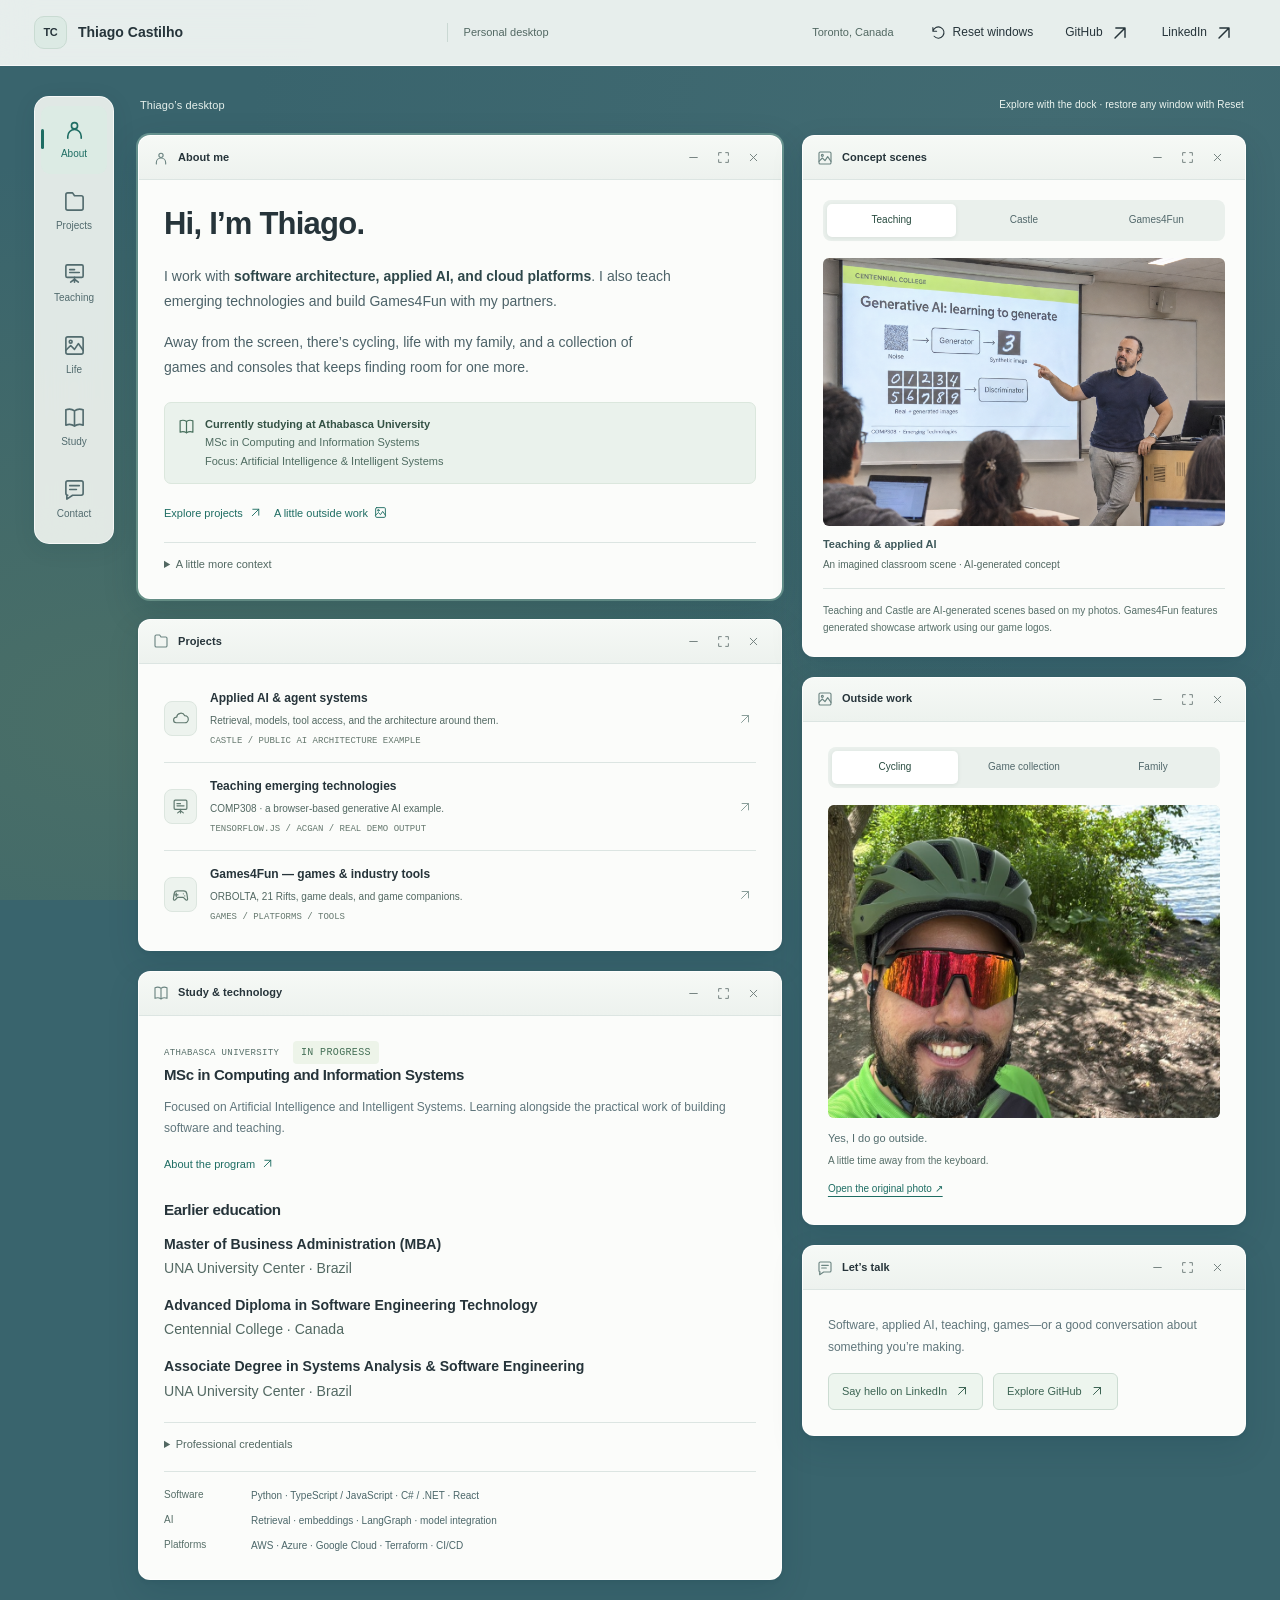
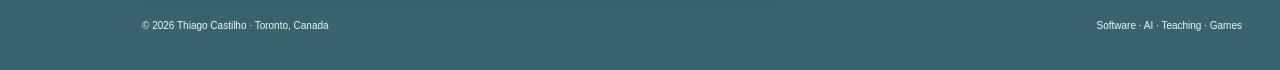
<file: site/index.html>
<!doctype html>
<html lang="en"><head><meta charset="utf-8"><meta name="viewport" content="width=device-width,initial-scale=1"><meta name="description" content="Software, applied AI, study, games, and life outside work. A personal desktop by Thiago Castilho."><meta name="theme-color" content="#39646d"><title>Thiago Castilho — Personal desktop</title><link rel="icon" type="image/svg+xml" href="assets/desktop-mark.svg"><link rel="stylesheet" href="assets/desktop.css"><script src="assets/desktop.js" defer></script></head><body><a class="skip-link" href="#main">Skip to content</a><header class="topbar"><a class="brand" href="index.html"><span class="brand-mark">TC</span><span class="brand-name">Thiago Castilho</span></a><span class="brand-note">Personal desktop</span><div class="top-actions"><span class="location">Toronto, Canada</span><button class="reset-button js-only" type="button" data-reset title="Restore all windows"><svg viewBox="0 0 24 24" aria-hidden="true"><path d="M3 10a9 9 0 1 1 2 8M3 4v6h6"/></svg><span class="reset-text">Reset windows</span></button><a class="top-link" aria-label="GitHub profile" href="https://github.com/tvcastilho"><span class="external-label">GitHub</span><svg viewBox="0 0 24 24" aria-hidden="true"><path d="M6 18 18 6H7m11 0v11"/></svg></a><a class="top-link" aria-label="LinkedIn profile" href="https://www.linkedin.com/in/thiagocastilho/"><span class="external-label">LinkedIn</span><svg viewBox="0 0 24 24" aria-hidden="true"><path d="M6 18 18 6H7m11 0v11"/></svg></a></div></header><div class="desktop-shell"><nav class="dock" aria-label="Explore the desktop"><a class="dock-link is-active" href="#about" data-window="about"><svg viewBox="0 0 24 24" aria-hidden="true"><circle cx="12" cy="8" r="3.2"/><path d="M5 21v-2a7 7 0 0 1 14 0v2"/></svg><span>About</span></a><a class="dock-link" href="#projects" data-window="projects"><svg viewBox="0 0 24 24" aria-hidden="true"><path d="M3 7V5a2 2 0 0 1 2-2h5l2 3h7a2 2 0 0 1 2 2v11a2 2 0 0 1-2 2H5a2 2 0 0 1-2-2V7Z"/></svg><span>Projects</span></a><a class="dock-link" href="projects/teaching/index.html"><svg viewBox="0 0 24 24" aria-hidden="true"><rect x="3" y="3" width="18" height="13" rx="1.5"/><path d="M12 16v5m-4 0 4-3 4 3M7 8h5m-5 3h10"/></svg><span>Teaching</span></a><a class="dock-link" href="#life" data-window="life"><svg viewBox="0 0 24 24" aria-hidden="true"><rect x="3" y="3" width="18" height="18" rx="2"/><circle cx="8" cy="8" r="1.5"/><path d="m3 17 5-5 4 4 4-6 5 7"/></svg><span>Life</span></a><a class="dock-link" href="#study" data-window="study"><svg viewBox="0 0 24 24" aria-hidden="true"><path d="M12 5C8 2 3 4 3 4v16s5-2 9 1c4-3 9-1 9-1V4s-5-2-9 1Zm0 0v16"/></svg><span>Study</span></a><a class="dock-link" href="#contact" data-window="contact"><svg viewBox="0 0 24 24" aria-hidden="true"><path d="M5 3h14a2 2 0 0 1 2 2v11a2 2 0 0 1-2 2h-9l-6 4v-4H5a2 2 0 0 1-2-2V5a2 2 0 0 1 2-2Z"/><path d="M7 8h10M7 12h7"/></svg><span>Contact</span></a></nav><main id="main" tabindex="-1" class="workspace"><div class="desktop-label"><span>Thiago’s desktop</span><span>Explore with the dock · restore any window with Reset</span></div><div class="window-column"><section class="window about-window" id="about" aria-labelledby="about-window-title"><header class="window-bar"><svg viewBox="0 0 24 24" aria-hidden="true"><circle cx="12" cy="8" r="3.2"/><path d="M5 21v-2a7 7 0 0 1 14 0v2"/></svg><h2 class="window-title" id="about-window-title">About me</h2><div class="window-controls"><button class="window-control" type="button" data-action="minimize" aria-label="Minimize About me window" aria-expanded="true" title="Minimize"><svg viewBox="0 0 24 24" aria-hidden="true"><path d="M5 12h14"/></svg></button><button class="window-control" type="button" data-action="maximize" aria-label="Expand About me window" title="Expand"><svg viewBox="0 0 24 24" aria-hidden="true"><path d="M8 3H3v5m13-5h5v5M3 16v5h5m8 0h5v-5"/></svg></button><button class="window-control" type="button" data-action="close" aria-label="Close About me window" title="Close"><svg viewBox="0 0 24 24" aria-hidden="true"><path d="m6 6 12 12M6 18 18 6"/></svg></button></div></header><div class="window-body"><h1 class="hello">Hi, I’m Thiago.</h1><p class="about-copy">I work with <strong>software architecture, applied AI, and cloud platforms</strong>. I also teach emerging technologies and build Games4Fun with my partners.</p><p class="about-copy">Away from the screen, there’s cycling, life with my family, and a collection of games and consoles that keeps finding room for one more.</p><div class="study-strip"><svg viewBox="0 0 24 24" aria-hidden="true"><path d="M12 5C8 2 3 4 3 4v16s5-2 9 1c4-3 9-1 9-1V4s-5-2-9 1Zm0 0v16"/></svg><p><strong>Currently studying at Athabasca University</strong>MSc in Computing and Information Systems<br>Focus: Artificial Intelligence &amp; Intelligent Systems</p></div><div class="about-actions"><a class="small-link" href="#projects" data-window="projects">Explore projects <svg viewBox="0 0 24 24" aria-hidden="true"><path d="M6 18 18 6H7m11 0v11"/></svg></a><a class="small-link" href="#life" data-window="life">A little outside work <svg viewBox="0 0 24 24" aria-hidden="true"><rect x="3" y="3" width="18" height="18" rx="2"/><circle cx="8" cy="8" r="1.5"/><path d="m3 17 5-5 4 4 4-6 5 7"/></svg></a></div><details class="about-context"><summary>A little more context</summary><p>My work includes software and AI projects through Castle, fractional CTO work at MySelfRep, and teaching at Centennial College. Games4Fun is a company I built with other partners.</p></details></div></section><section class="window projects-window" id="projects" aria-labelledby="projects-window-title"><header class="window-bar"><svg viewBox="0 0 24 24" aria-hidden="true"><path d="M3 7V5a2 2 0 0 1 2-2h5l2 3h7a2 2 0 0 1 2 2v11a2 2 0 0 1-2 2H5a2 2 0 0 1-2-2V7Z"/></svg><h2 class="window-title" id="projects-window-title">Projects</h2><div class="window-controls"><button class="window-control" type="button" data-action="minimize" aria-label="Minimize Projects window" aria-expanded="true" title="Minimize"><svg viewBox="0 0 24 24" aria-hidden="true"><path d="M5 12h14"/></svg></button><button class="window-control" type="button" data-action="maximize" aria-label="Expand Projects window" title="Expand"><svg viewBox="0 0 24 24" aria-hidden="true"><path d="M8 3H3v5m13-5h5v5M3 16v5h5m8 0h5v-5"/></svg></button><button class="window-control" type="button" data-action="close" aria-label="Close Projects window" title="Close"><svg viewBox="0 0 24 24" aria-hidden="true"><path d="m6 6 12 12M6 18 18 6"/></svg></button></div></header><div class="window-body"><a class="project-entry" href="projects/agentic-rag/index.html"><span class="project-icon"><svg viewBox="0 0 24 24" aria-hidden="true"><path d="M6 18a4 4 0 1 1 .6-8A6 6 0 0 1 18 8a5 5 0 1 1 0 10H6Z"/></svg></span><div><p class="project-name">Applied AI &amp; agent systems</p><p class="project-description">Retrieval, models, tool access, and the architecture around them.</p><p class="project-meta">CASTLE / PUBLIC AI ARCHITECTURE EXAMPLE</p></div><svg viewBox="0 0 24 24" aria-hidden="true"><path d="M6 18 18 6H7m11 0v11"/></svg></a><a class="project-entry" href="projects/teaching/index.html"><span class="project-icon"><svg viewBox="0 0 24 24" aria-hidden="true"><rect x="3" y="3" width="18" height="13" rx="1.5"/><path d="M12 16v5m-4 0 4-3 4 3M7 8h5m-5 3h10"/></svg></span><div><p class="project-name">Teaching emerging technologies</p><p class="project-description">COMP308 · a browser-based generative AI example.</p><p class="project-meta">TENSORFLOW.JS / ACGAN / REAL DEMO OUTPUT</p></div><svg viewBox="0 0 24 24" aria-hidden="true"><path d="M6 18 18 6H7m11 0v11"/></svg></a><a class="project-entry" href="projects/games4fun/index.html"><span class="project-icon"><svg viewBox="0 0 24 24" aria-hidden="true"><path d="M8 7h8a5 5 0 0 1 5 4l1 7c.3 2-2 3-3 1l-3-3H8l-3 3c-1 2-3.3 1-3-1l1-7a5 5 0 0 1 5-4Z"/><path d="M6 10v5m-2.5-2.5h5M16 11h.01M18 14h.01"/></svg></span><div><p class="project-name">Games4Fun — games &amp; industry tools</p><p class="project-description">ORBOLTA, 21 Rifts, game deals, and game companions.</p><p class="project-meta">GAMES / PLATFORMS / TOOLS</p></div><svg viewBox="0 0 24 24" aria-hidden="true"><path d="M6 18 18 6H7m11 0v11"/></svg></a></div></section><section class="window study-window" id="study" aria-labelledby="study-window-title"><header class="window-bar"><svg viewBox="0 0 24 24" aria-hidden="true"><path d="M12 5C8 2 3 4 3 4v16s5-2 9 1c4-3 9-1 9-1V4s-5-2-9 1Zm0 0v16"/></svg><h2 class="window-title" id="study-window-title">Study &amp; technology</h2><div class="window-controls"><button class="window-control" type="button" data-action="minimize" aria-label="Minimize Study &amp; technology window" aria-expanded="true" title="Minimize"><svg viewBox="0 0 24 24" aria-hidden="true"><path d="M5 12h14"/></svg></button><button class="window-control" type="button" data-action="maximize" aria-label="Expand Study &amp; technology window" title="Expand"><svg viewBox="0 0 24 24" aria-hidden="true"><path d="M8 3H3v5m13-5h5v5M3 16v5h5m8 0h5v-5"/></svg></button><button class="window-control" type="button" data-action="close" aria-label="Close Study &amp; technology window" title="Close"><svg viewBox="0 0 24 24" aria-hidden="true"><path d="m6 6 12 12M6 18 18 6"/></svg></button></div></header><div class="window-body"><p class="label">Athabasca University <span class="status">In progress</span></p><h3 class="study-degree">MSc in Computing and Information Systems</h3><p class="study-description">Focused on Artificial Intelligence and Intelligent Systems. Learning alongside the practical work of building software and teaching.</p><a class="small-link" href="https://www.athabascau.ca/programs/summary/master-of-science-in-information-systems.html">About the program <svg viewBox="0 0 24 24" aria-hidden="true"><path d="M6 18 18 6H7m11 0v11"/></svg></a><div class="education-history"><h3>Earlier education</h3><ul><li><strong>Master of Business Administration (MBA)</strong><span>UNA University Center · Brazil</span></li><li><strong>Advanced Diploma in Software Engineering Technology</strong><span>Centennial College · Canada</span></li><li><strong>Associate Degree in Systems Analysis &amp; Software Engineering</strong><span>UNA University Center · Brazil</span></li></ul></div><details class="about-context"><summary>Professional credentials</summary><p>AWS Certified Solutions Architect – Associate · CISSP (ISC2) · COBIT 5 Foundation (ISACA) · Certified ScrumMaster (Scrum Alliance) · Six Sigma Black Belt · PMP (earned 2012)</p></details><dl class="technology-list"><dt>Software</dt><dd>Python · TypeScript / JavaScript · C# / .NET · React</dd><dt>AI</dt><dd>Retrieval · embeddings · LangGraph · model integration</dd><dt>Platforms</dt><dd>AWS · Azure · Google Cloud · Terraform · CI/CD</dd></dl></div></section></div><div class="window-column"><section class="window context-window" id="context" aria-labelledby="context-window-title"><header class="window-bar"><svg viewBox="0 0 24 24" aria-hidden="true"><rect x="3" y="3" width="18" height="18" rx="2"/><circle cx="8" cy="8" r="1.5"/><path d="m3 17 5-5 4 4 4-6 5 7"/></svg><h2 class="window-title" id="context-window-title">Concept scenes</h2><div class="window-controls"><button class="window-control" type="button" data-action="minimize" aria-label="Minimize Concept scenes window" aria-expanded="true" title="Minimize"><svg viewBox="0 0 24 24" aria-hidden="true"><path d="M5 12h14"/></svg></button><button class="window-control" type="button" data-action="maximize" aria-label="Expand Concept scenes window" title="Expand"><svg viewBox="0 0 24 24" aria-hidden="true"><path d="M8 3H3v5m13-5h5v5M3 16v5h5m8 0h5v-5"/></svg></button><button class="window-control" type="button" data-action="close" aria-label="Close Concept scenes window" title="Close"><svg viewBox="0 0 24 24" aria-hidden="true"><path d="m6 6 12 12M6 18 18 6"/></svg></button></div></header><div class="window-body"><div class="tabs" role="tablist" aria-label="Concept scenes"><button type="button" class="tab-button" id="scene-teaching" role="tab" aria-controls="context-panel" aria-selected="true" data-scene="teaching">Teaching</button><button type="button" class="tab-button" id="scene-castle" role="tab" aria-controls="context-panel" aria-selected="false" tabindex="-1" data-scene="castle-talk">Castle</button><button type="button" class="tab-button" id="scene-g4f" role="tab" aria-controls="context-panel" aria-selected="false" tabindex="-1" data-scene="games4fun-pitch">Games4Fun</button></div><figure id="context-panel" role="tabpanel" aria-labelledby="scene-teaching"><img class="concept-image" id="context-image" src="assets/concepts/teaching-v2.png" width="1536" height="1024" alt="AI-generated classroom concept of Thiago beside a Centennial-style COMP308 slide about generative adversarial networks."><figcaption class="concept-caption"><strong id="context-title">Teaching &amp; applied AI</strong><span id="context-caption">An imagined classroom scene · AI-generated concept</span></figcaption></figure><p class="concept-note">Teaching and Castle are AI-generated scenes based on my photos. Games4Fun features generated showcase artwork using our game logos.</p></div></section><section class="window life-window" id="life" aria-labelledby="life-window-title"><header class="window-bar"><svg viewBox="0 0 24 24" aria-hidden="true"><rect x="3" y="3" width="18" height="18" rx="2"/><circle cx="8" cy="8" r="1.5"/><path d="m3 17 5-5 4 4 4-6 5 7"/></svg><h2 class="window-title" id="life-window-title">Outside work</h2><div class="window-controls"><button class="window-control" type="button" data-action="minimize" aria-label="Minimize Outside work window" aria-expanded="true" title="Minimize"><svg viewBox="0 0 24 24" aria-hidden="true"><path d="M5 12h14"/></svg></button><button class="window-control" type="button" data-action="maximize" aria-label="Expand Outside work window" title="Expand"><svg viewBox="0 0 24 24" aria-hidden="true"><path d="M8 3H3v5m13-5h5v5M3 16v5h5m8 0h5v-5"/></svg></button><button class="window-control" type="button" data-action="close" aria-label="Close Outside work window" title="Close"><svg viewBox="0 0 24 24" aria-hidden="true"><path d="m6 6 12 12M6 18 18 6"/></svg></button></div></header><div class="window-body"><div class="tabs" role="group" aria-label="Personal photographs"><button class="tab-button" type="button" aria-pressed="true" data-life="cycling">Cycling</button><button class="tab-button" type="button" aria-pressed="false" data-life="games">Game collection</button><button class="tab-button" type="button" aria-pressed="false" data-life="family">Family</button></div><figure><img class="life-image" id="life-image" src="assets/personal/cycling.jpg" width="1013" height="1800" alt="Cycling by a tree-lined waterfront."><figcaption class="life-caption"><span id="life-caption">Yes, I do go outside.</span><small id="life-description">A little time away from the keyboard.</small></figcaption></figure><a class="life-full" id="life-full" href="assets/personal/cycling.jpg" target="_blank" rel="noopener">Open the original photo ↗</a></div></section><section class="window contact-window" id="contact" aria-labelledby="contact-window-title"><header class="window-bar"><svg viewBox="0 0 24 24" aria-hidden="true"><path d="M5 3h14a2 2 0 0 1 2 2v11a2 2 0 0 1-2 2h-9l-6 4v-4H5a2 2 0 0 1-2-2V5a2 2 0 0 1 2-2Z"/><path d="M7 8h10M7 12h7"/></svg><h2 class="window-title" id="contact-window-title">Let’s talk</h2><div class="window-controls"><button class="window-control" type="button" data-action="minimize" aria-label="Minimize Let’s talk window" aria-expanded="true" title="Minimize"><svg viewBox="0 0 24 24" aria-hidden="true"><path d="M5 12h14"/></svg></button><button class="window-control" type="button" data-action="maximize" aria-label="Expand Let’s talk window" title="Expand"><svg viewBox="0 0 24 24" aria-hidden="true"><path d="M8 3H3v5m13-5h5v5M3 16v5h5m8 0h5v-5"/></svg></button><button class="window-control" type="button" data-action="close" aria-label="Close Let’s talk window" title="Close"><svg viewBox="0 0 24 24" aria-hidden="true"><path d="m6 6 12 12M6 18 18 6"/></svg></button></div></header><div class="window-body"><p class="contact-copy">Software, applied AI, teaching, games—or a good conversation about something you’re making.</p><div class="contact-actions"><a class="contact-button" href="https://www.linkedin.com/in/thiagocastilho/">Say hello on LinkedIn <svg viewBox="0 0 24 24" aria-hidden="true"><path d="M6 18 18 6H7m11 0v11"/></svg></a><a class="contact-button" href="https://github.com/tvcastilho">Explore GitHub <svg viewBox="0 0 24 24" aria-hidden="true"><path d="M6 18 18 6H7m11 0v11"/></svg></a></div></div></section></div><footer class="desktop-footer"><span>© 2026 Thiago Castilho · Toronto, Canada</span><span>Software · AI · Teaching · Games</span></footer></main></div><dialog class="window-zoom" id="window-zoom" aria-label="Expanded desktop window"></dialog></body></html>
</file>
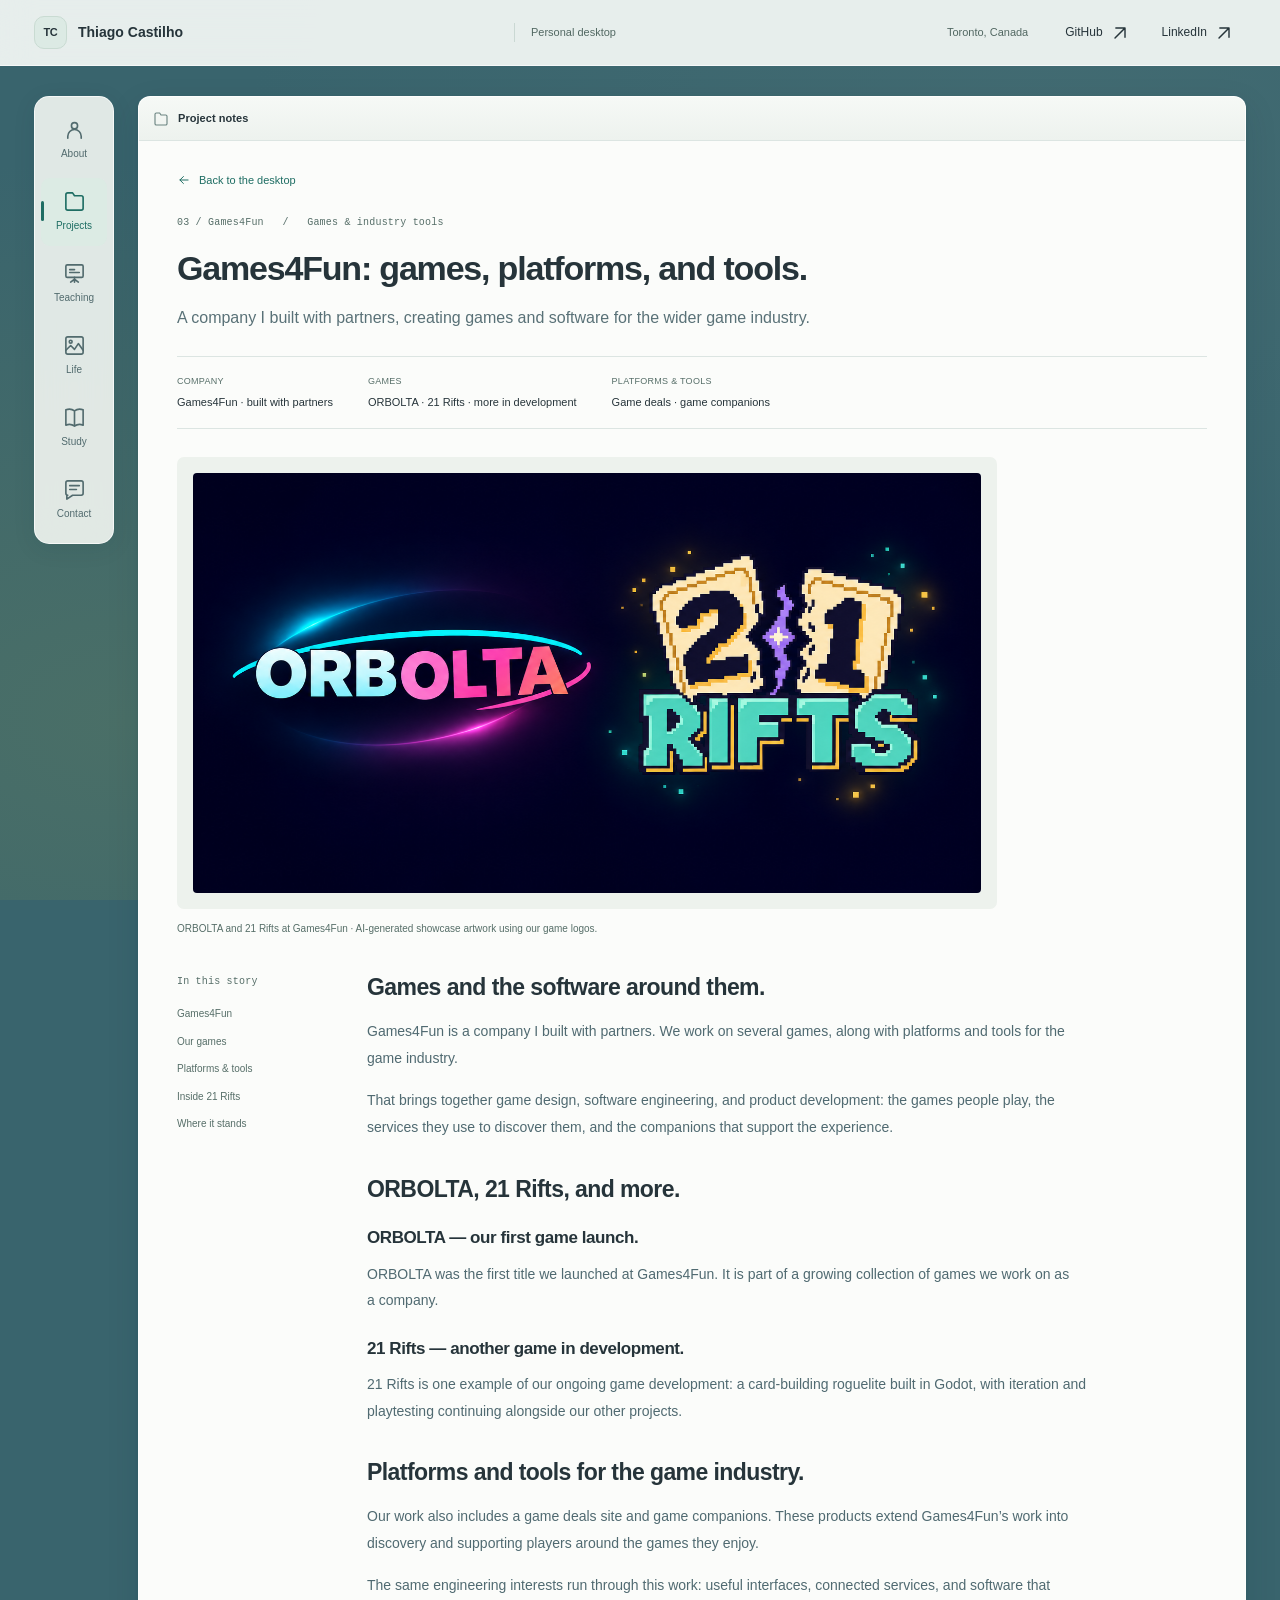
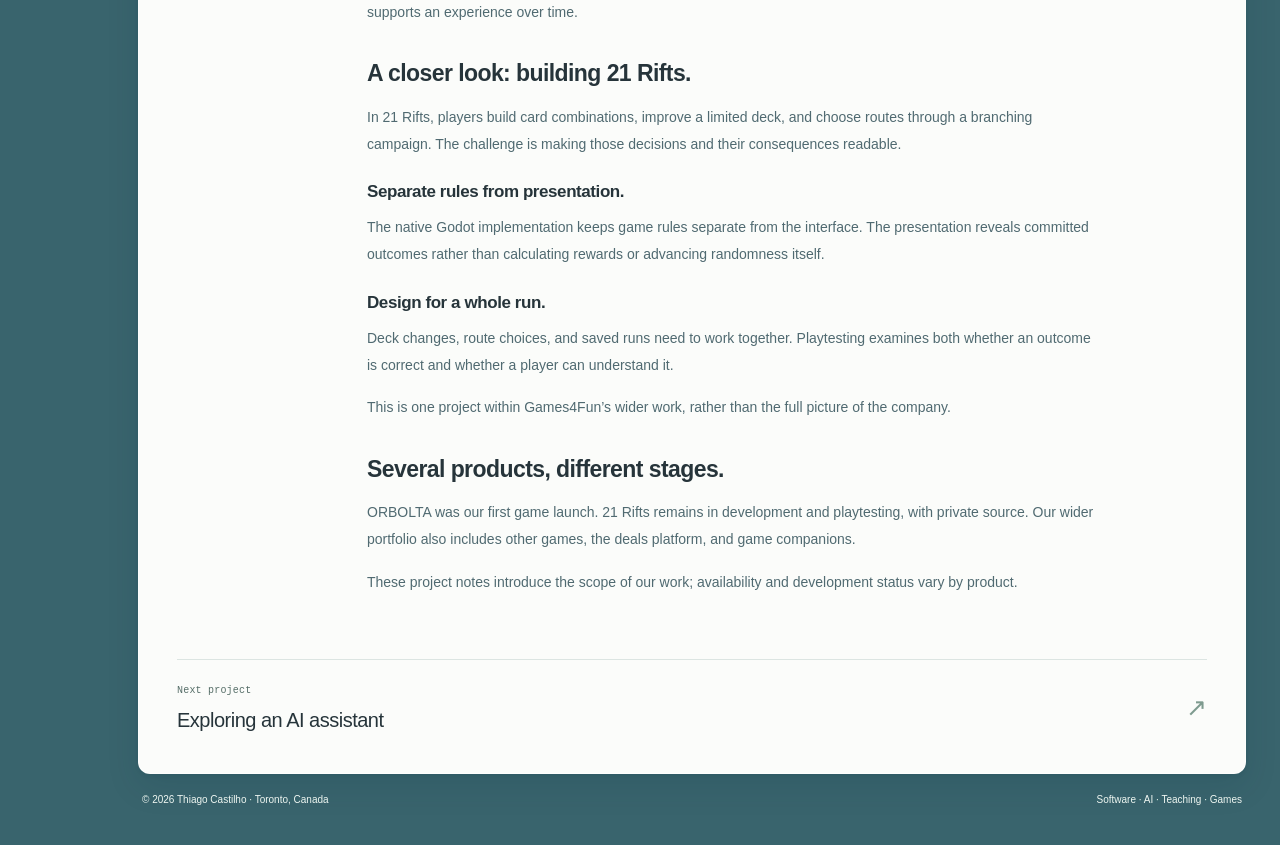
<file: site/projects/21-rifts/index.html>
<!doctype html><html lang="en"><head><meta charset="utf-8"><meta name="viewport" content="width=device-width,initial-scale=1"><meta http-equiv="refresh" content="0;url=../games4fun/index.html#21-rifts"><link rel="canonical" href="https://tvcastilho.github.io/projects/games4fun/"><title>21 Rifts at Games4Fun — Thiago Castilho</title></head><body><main><h1>21 Rifts at Games4Fun</h1><p><a href="../games4fun/index.html#21-rifts">Read about 21 Rifts and our wider work at Games4Fun.</a></p></main></body></html>
</file>
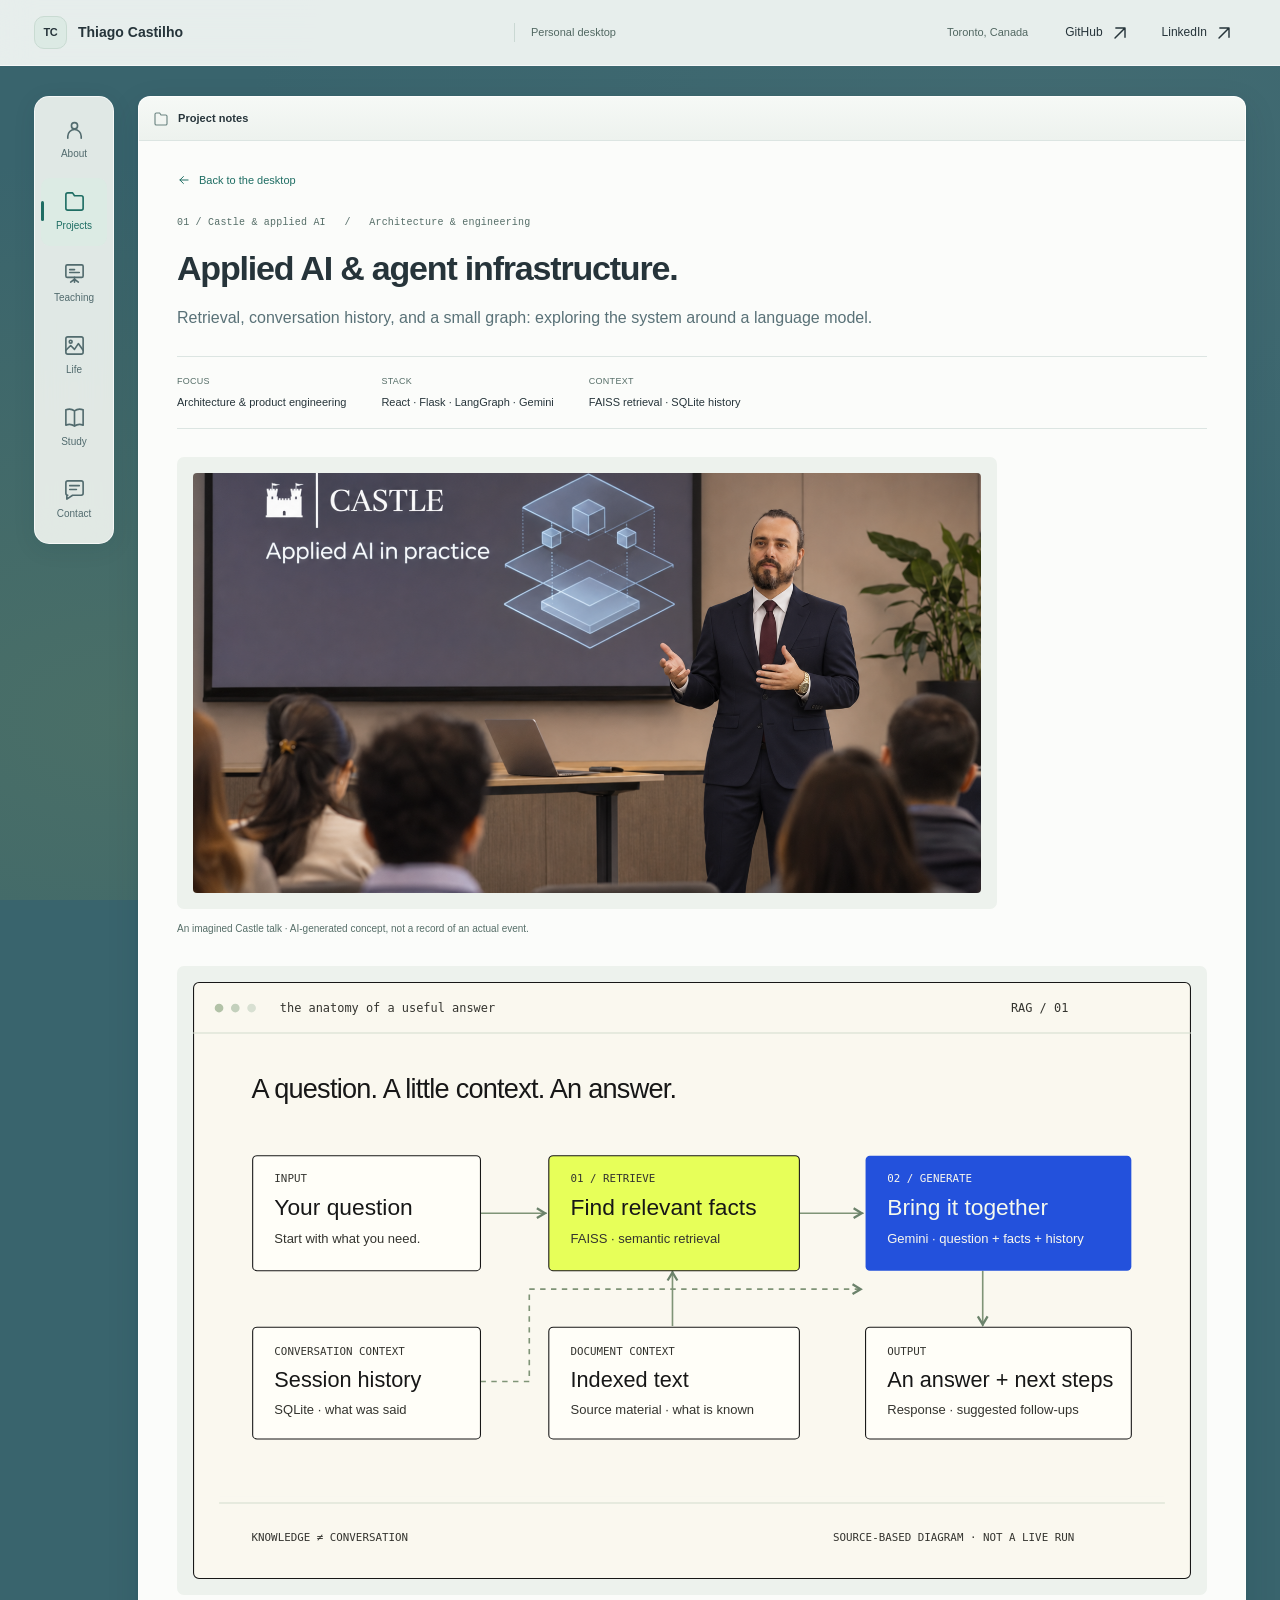
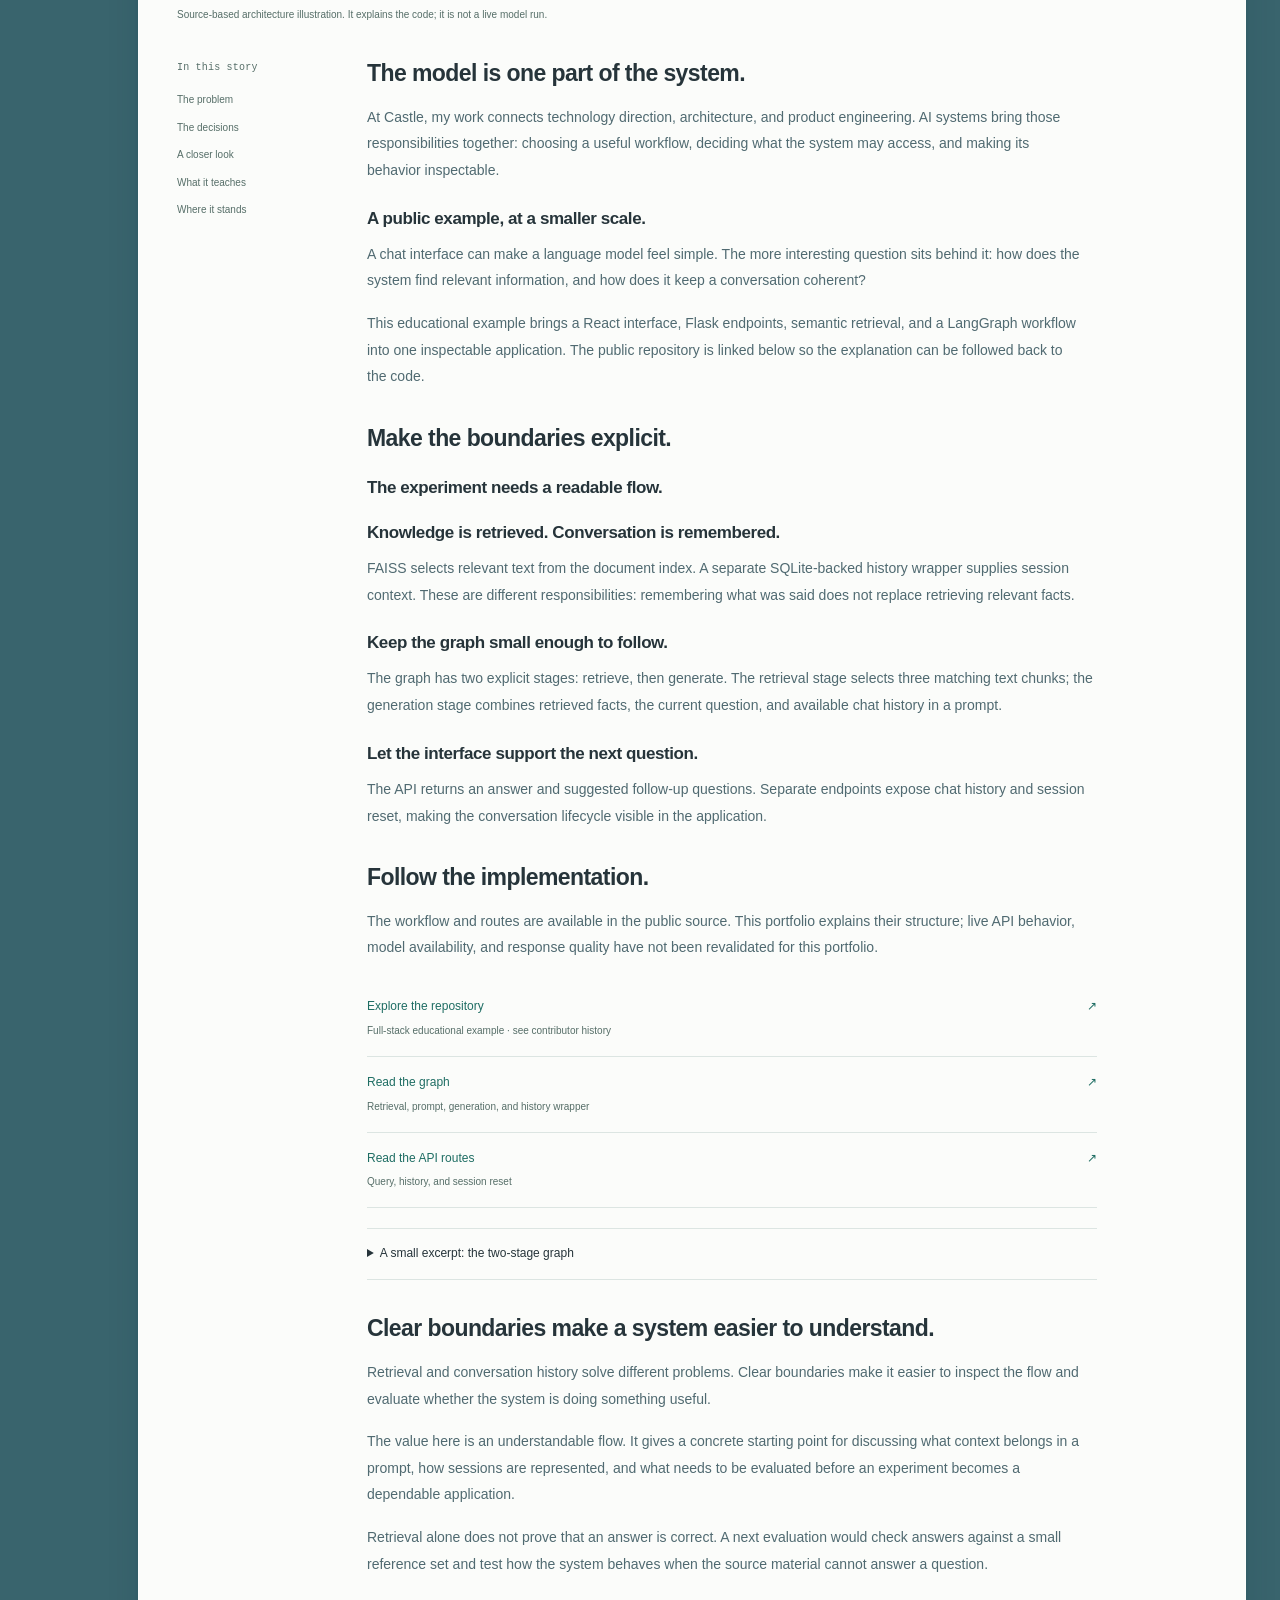
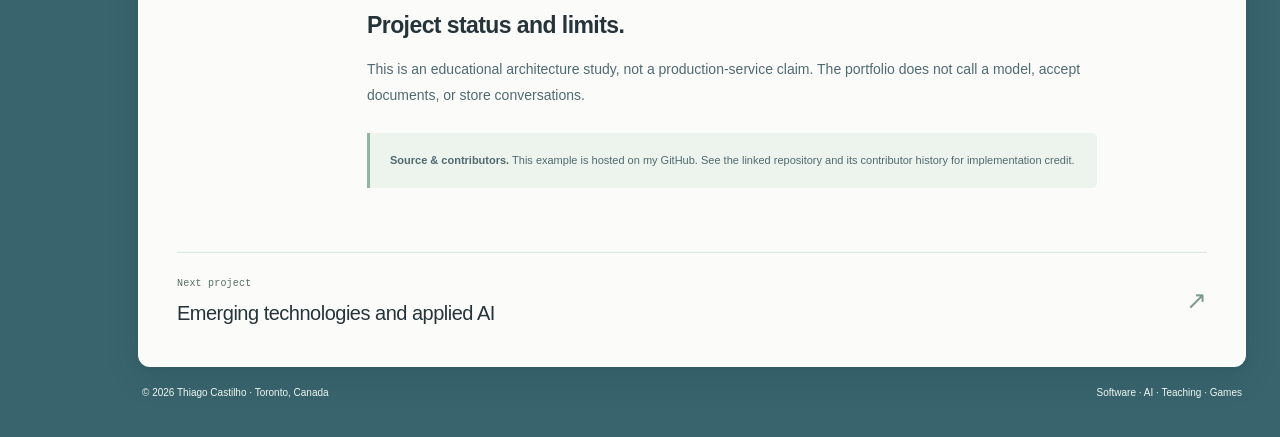
<file: site/projects/agentic-rag/index.html>
<!doctype html>
<html lang="en"><head><meta charset="utf-8"><meta name="viewport" content="width=device-width,initial-scale=1"><meta name="description" content="Project notes by Thiago Castilho."><meta name="theme-color" content="#39646d"><title>Applied AI &amp; agent infrastructure. — Thiago Castilho</title><link rel="icon" type="image/svg+xml" href="../../assets/desktop-mark.svg"><link rel="stylesheet" href="../../assets/desktop.css"><script src="../../assets/desktop.js" defer></script></head><body><a class="skip-link" href="#main">Skip to content</a><header class="topbar"><a class="brand" href="../../index.html"><span class="brand-mark">TC</span><span class="brand-name">Thiago Castilho</span></a><span class="brand-note">Personal desktop</span><div class="top-actions"><span class="location">Toronto, Canada</span><button class="reset-button js-only" type="button" data-reset title="Restore all windows"><svg viewBox="0 0 24 24" aria-hidden="true"><path d="M3 10a9 9 0 1 1 2 8M3 4v6h6"/></svg><span class="reset-text">Reset windows</span></button><a class="top-link" aria-label="GitHub profile" href="https://github.com/tvcastilho"><span class="external-label">GitHub</span><svg viewBox="0 0 24 24" aria-hidden="true"><path d="M6 18 18 6H7m11 0v11"/></svg></a><a class="top-link" aria-label="LinkedIn profile" href="https://www.linkedin.com/in/thiagocastilho/"><span class="external-label">LinkedIn</span><svg viewBox="0 0 24 24" aria-hidden="true"><path d="M6 18 18 6H7m11 0v11"/></svg></a></div></header><div class="desktop-shell"><nav class="dock" aria-label="Explore the desktop"><a class="dock-link" href="../../index.html#about"><svg viewBox="0 0 24 24" aria-hidden="true"><circle cx="12" cy="8" r="3.2"/><path d="M5 21v-2a7 7 0 0 1 14 0v2"/></svg><span>About</span></a><a class="dock-link is-active" href="../../index.html#projects"><svg viewBox="0 0 24 24" aria-hidden="true"><path d="M3 7V5a2 2 0 0 1 2-2h5l2 3h7a2 2 0 0 1 2 2v11a2 2 0 0 1-2 2H5a2 2 0 0 1-2-2V7Z"/></svg><span>Projects</span></a><a class="dock-link" href="../../projects/teaching/index.html"><svg viewBox="0 0 24 24" aria-hidden="true"><rect x="3" y="3" width="18" height="13" rx="1.5"/><path d="M12 16v5m-4 0 4-3 4 3M7 8h5m-5 3h10"/></svg><span>Teaching</span></a><a class="dock-link" href="../../index.html#life"><svg viewBox="0 0 24 24" aria-hidden="true"><rect x="3" y="3" width="18" height="18" rx="2"/><circle cx="8" cy="8" r="1.5"/><path d="m3 17 5-5 4 4 4-6 5 7"/></svg><span>Life</span></a><a class="dock-link" href="../../index.html#study"><svg viewBox="0 0 24 24" aria-hidden="true"><path d="M12 5C8 2 3 4 3 4v16s5-2 9 1c4-3 9-1 9-1V4s-5-2-9 1Zm0 0v16"/></svg><span>Study</span></a><a class="dock-link" href="../../index.html#contact"><svg viewBox="0 0 24 24" aria-hidden="true"><path d="M5 3h14a2 2 0 0 1 2 2v11a2 2 0 0 1-2 2h-9l-6 4v-4H5a2 2 0 0 1-2-2V5a2 2 0 0 1 2-2Z"/><path d="M7 8h10M7 12h7"/></svg><span>Contact</span></a></nav><main class="article-workspace" id="main" tabindex="-1"><article class="window article-window"><header class="window-bar"><svg viewBox="0 0 24 24" aria-hidden="true"><path d="M3 7V5a2 2 0 0 1 2-2h5l2 3h7a2 2 0 0 1 2 2v11a2 2 0 0 1-2 2H5a2 2 0 0 1-2-2V7Z"/></svg><span class="window-title">Project notes</span></header><div class="article-body"><a class="back-link" href="../../index.html#projects"><svg viewBox="0 0 24 24" aria-hidden="true"><path d="M19 12H5m6-6-6 6 6 6"/></svg>Back to the desktop</a><header class="article-head"><p class="eyebrow">01 / Castle &amp; applied AI &nbsp; / &nbsp; Architecture &amp; engineering</p><h1>Applied AI &amp; agent infrastructure.</h1><p class="lead">Retrieval, conversation history, and a small graph: exploring the system around a language model.</p></header><dl class="project-facts"><div><dt>Focus</dt><dd>Architecture &amp; product engineering</dd></div><div><dt>Stack</dt><dd>React · Flask · LangGraph · Gemini</dd></div><div><dt>Context</dt><dd>FAISS retrieval · SQLite history</dd></div></dl><figure class="article-figure concept-figure"><div class="image-stage"><img src="../../assets/concepts/castle-talk-v2.png" width="1536" height="1024" alt="AI-generated concept of Thiago in a full suit and tie presenting applied AI with the Castle logo."></div><figcaption>An imagined Castle talk · AI-generated concept, not a record of an actual event.</figcaption></figure><figure class="article-figure"><div class="image-stage"><img src="../../assets/rag-flow.svg" alt="Source-based diagram: a question enters retrieval, retrieved facts feed generation, and conversation history provides session context." width="920" height="550"></div><figcaption>Source-based architecture illustration. It explains the code; it is not a live model run.</figcaption></figure><div class="article-content"><aside class="article-aside"><p class="eyebrow">In this story</p><nav aria-label="On this page"><a href="#problem">The problem</a><a href="#decisions">The decisions</a><a href="#evidence">A closer look</a><a href="#learning">What it teaches</a><a href="#status">Where it stands</a></nav></aside><div class="prose">
<section id="problem"><h2>The model is one part of the system.</h2><p>At Castle, my work connects technology direction, architecture, and product engineering. AI systems bring those responsibilities together: choosing a useful workflow, deciding what the system may access, and making its behavior inspectable.</p><h3>A public example, at a smaller scale.</h3><p>A chat interface can make a language model feel simple. The more interesting question sits behind it: how does the system find relevant information, and how does it keep a conversation coherent?</p><p>This educational example brings a React interface, Flask endpoints, semantic retrieval, and a LangGraph workflow into one inspectable application. The public repository is linked below so the explanation can be followed back to the code.</p></section>
<section id="decisions"><h2>Make the boundaries explicit.</h2><h3>The experiment needs a readable flow.</h3><h3>Knowledge is retrieved. Conversation is remembered.</h3><p>FAISS selects relevant text from the document index. A separate SQLite-backed history wrapper supplies session context. These are different responsibilities: remembering what was said does not replace retrieving relevant facts.</p><h3>Keep the graph small enough to follow.</h3><p>The graph has two explicit stages: retrieve, then generate. The retrieval stage selects three matching text chunks; the generation stage combines retrieved facts, the current question, and available chat history in a prompt.</p><h3>Let the interface support the next question.</h3><p>The API returns an answer and suggested follow-up questions. Separate endpoints expose chat history and session reset, making the conversation lifecycle visible in the application.</p></section>
<section id="evidence"><h2>Follow the implementation.</h2><p>The workflow and routes are available in the public source. This portfolio explains their structure; live API behavior, model availability, and response quality have not been revalidated for this portfolio.</p><div class="course-list"><a href="https://github.com/tvcastilho/simple-agentic-rag-langgraph"><span>Explore the repository<small>Full-stack educational example · see contributor history</small></span><span aria-hidden="true">↗</span></a><a href="https://github.com/tvcastilho/simple-agentic-rag-langgraph/blob/main/langgraph-backend/core/langgraph_runner.py"><span>Read the graph<small>Retrieval, prompt, generation, and history wrapper</small></span><span aria-hidden="true">↗</span></a><a href="https://github.com/tvcastilho/simple-agentic-rag-langgraph/blob/main/langgraph-backend/rag_routes.py"><span>Read the API routes<small>Query, history, and session reset</small></span><span aria-hidden="true">↗</span></a></div><details><summary>A small excerpt: the two-stage graph</summary><pre><code>graph.add_node("retrieve", retrieve)
graph.add_node("generate", generate_response)
graph.set_entry_point("retrieve")
graph.add_edge("retrieve", "generate")
graph.set_finish_point("generate")</code></pre><p>Excerpt from <code>langgraph_runner.py</code> in the linked repository.</p></details></section>
<section id="learning"><h2>Clear boundaries make a system easier to understand.</h2><p>Retrieval and conversation history solve different problems. Clear boundaries make it easier to inspect the flow and evaluate whether the system is doing something useful.</p><p>The value here is an understandable flow. It gives a concrete starting point for discussing what context belongs in a prompt, how sessions are represented, and what needs to be evaluated before an experiment becomes a dependable application.</p><p>Retrieval alone does not prove that an answer is correct. A next evaluation would check answers against a small reference set and test how the system behaves when the source material cannot answer a question.</p></section>
<section id="status"><h2>Project status and limits.</h2><p>This is an educational architecture study, not a production-service claim. The portfolio does not call a model, accept documents, or store conversations.</p><div class="source-note"><p><strong>Source &amp; contributors.</strong> This example is hosted on my GitHub. See the linked repository and its contributor history for implementation credit.</p></div></section></div></div><a class="story-next" href="../teaching/index.html"><div><p class="eyebrow">Next project</p><h2>Emerging technologies and applied AI</h2></div><span class="arrow" aria-hidden="true">↗</span></a></div></article><footer class="desktop-footer"><span>© 2026 Thiago Castilho · Toronto, Canada</span><span>Software · AI · Teaching · Games</span></footer></main></div></body></html>
</file>
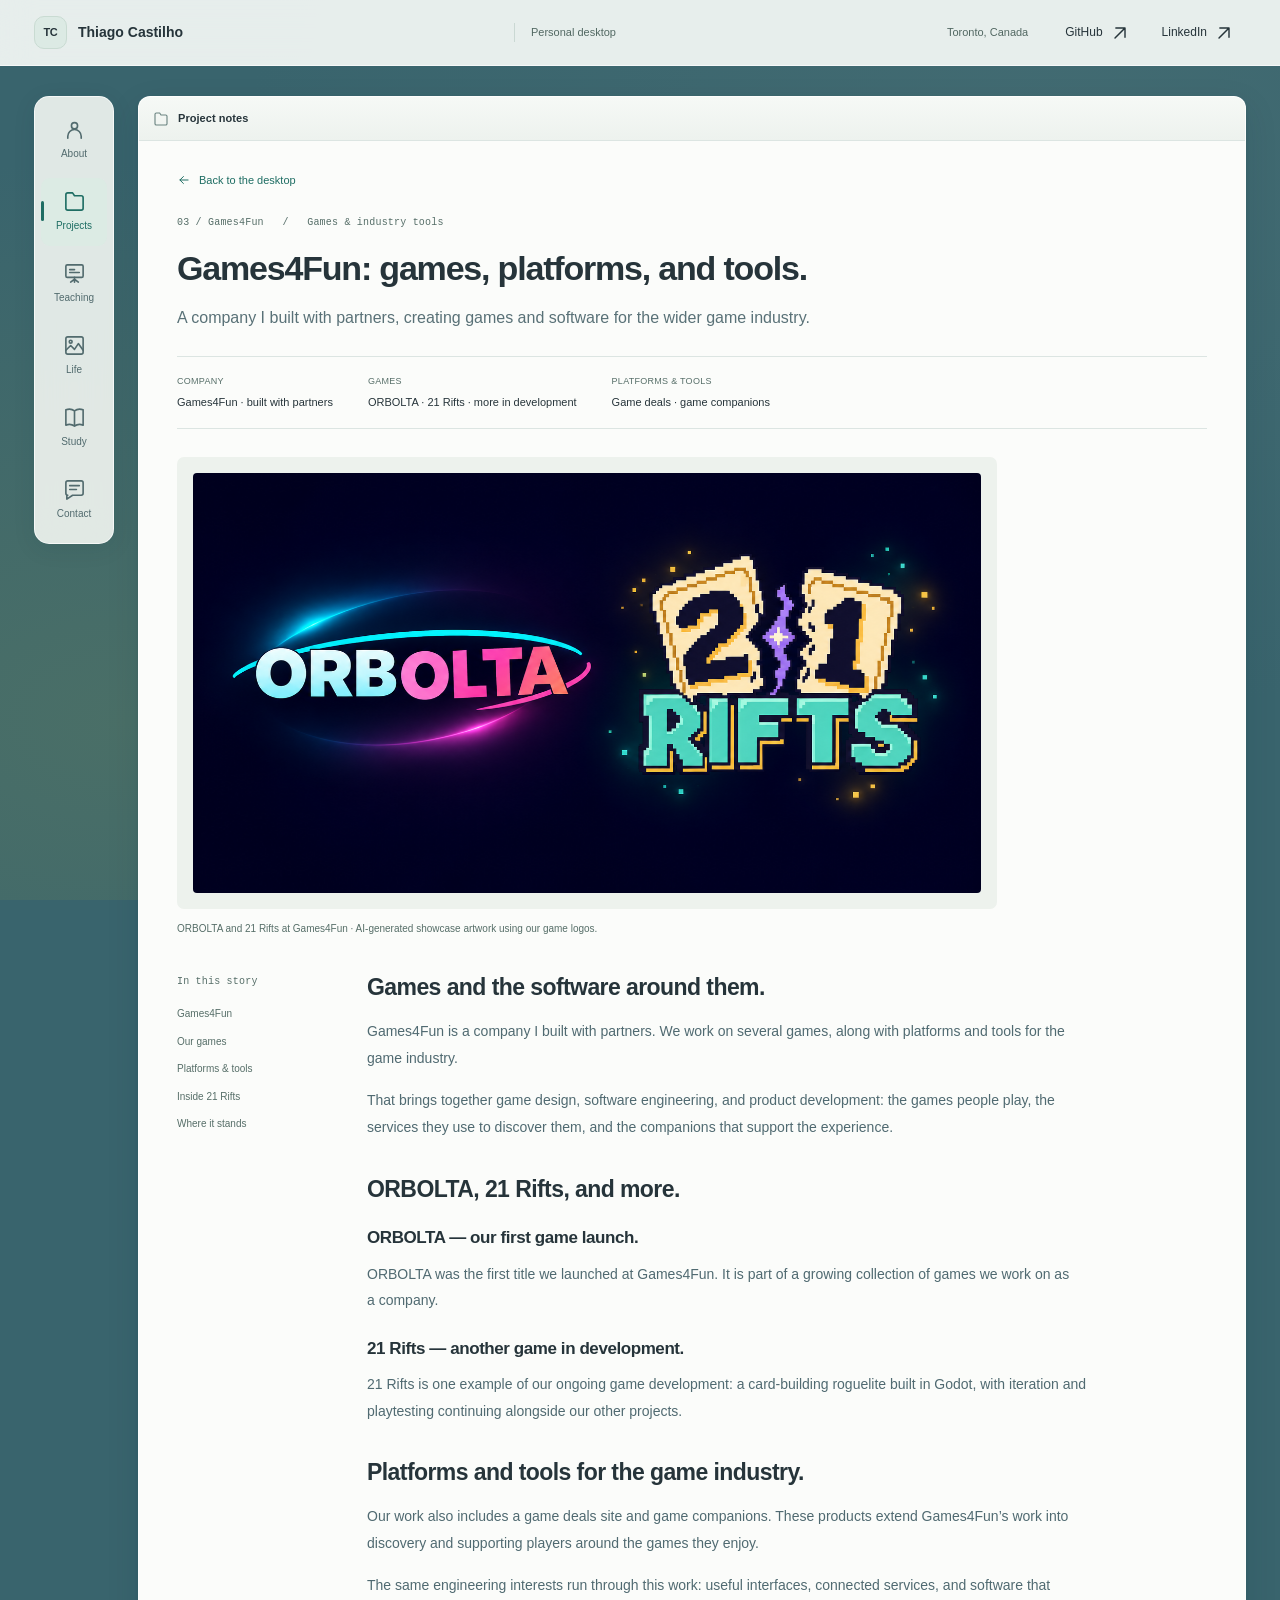
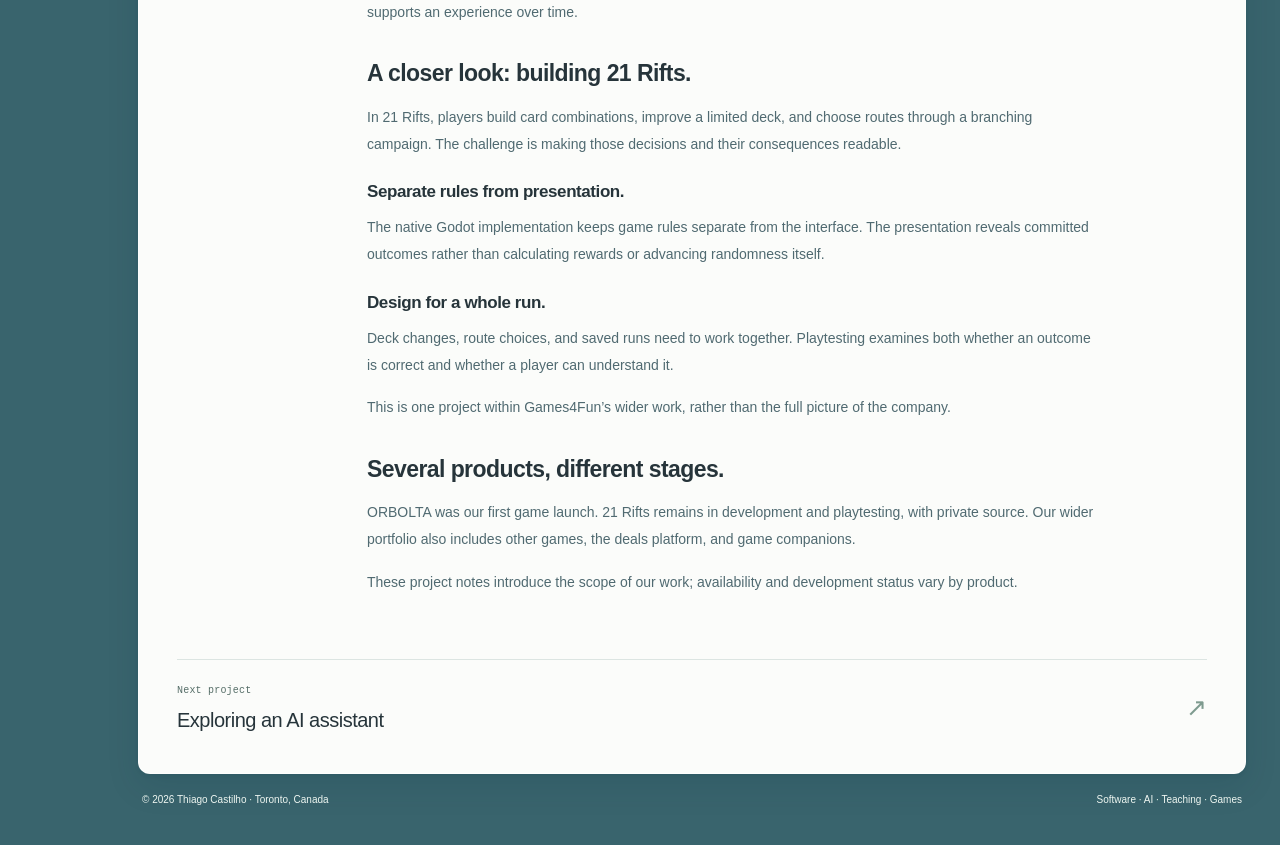
<file: site/projects/games4fun/index.html>
<!doctype html>
<html lang="en"><head><meta charset="utf-8"><meta name="viewport" content="width=device-width,initial-scale=1"><meta name="description" content="Games4Fun: ORBOLTA, 21 Rifts, game deals, game companions, and the software around games. Project notes by Thiago Castilho."><meta name="theme-color" content="#39646d"><title>Games4Fun: games, platforms, and tools. — Thiago Castilho</title><link rel="icon" type="image/svg+xml" href="../../assets/desktop-mark.svg"><link rel="stylesheet" href="../../assets/desktop.css"><script src="../../assets/desktop.js" defer></script></head><body><a class="skip-link" href="#main">Skip to content</a><header class="topbar"><a class="brand" href="../../index.html"><span class="brand-mark">TC</span><span class="brand-name">Thiago Castilho</span></a><span class="brand-note">Personal desktop</span><div class="top-actions"><span class="location">Toronto, Canada</span><button class="reset-button js-only" type="button" data-reset title="Restore all windows"><svg viewBox="0 0 24 24" aria-hidden="true"><path d="M3 10a9 9 0 1 1 2 8M3 4v6h6"/></svg><span class="reset-text">Reset windows</span></button><a class="top-link" aria-label="GitHub profile" href="https://github.com/tvcastilho"><span class="external-label">GitHub</span><svg viewBox="0 0 24 24" aria-hidden="true"><path d="M6 18 18 6H7m11 0v11"/></svg></a><a class="top-link" aria-label="LinkedIn profile" href="https://www.linkedin.com/in/thiagocastilho/"><span class="external-label">LinkedIn</span><svg viewBox="0 0 24 24" aria-hidden="true"><path d="M6 18 18 6H7m11 0v11"/></svg></a></div></header><div class="desktop-shell"><nav class="dock" aria-label="Explore the desktop"><a class="dock-link" href="../../index.html#about"><svg viewBox="0 0 24 24" aria-hidden="true"><circle cx="12" cy="8" r="3.2"/><path d="M5 21v-2a7 7 0 0 1 14 0v2"/></svg><span>About</span></a><a class="dock-link is-active" href="../../index.html#projects"><svg viewBox="0 0 24 24" aria-hidden="true"><path d="M3 7V5a2 2 0 0 1 2-2h5l2 3h7a2 2 0 0 1 2 2v11a2 2 0 0 1-2 2H5a2 2 0 0 1-2-2V7Z"/></svg><span>Projects</span></a><a class="dock-link" href="../../projects/teaching/index.html"><svg viewBox="0 0 24 24" aria-hidden="true"><rect x="3" y="3" width="18" height="13" rx="1.5"/><path d="M12 16v5m-4 0 4-3 4 3M7 8h5m-5 3h10"/></svg><span>Teaching</span></a><a class="dock-link" href="../../index.html#life"><svg viewBox="0 0 24 24" aria-hidden="true"><rect x="3" y="3" width="18" height="18" rx="2"/><circle cx="8" cy="8" r="1.5"/><path d="m3 17 5-5 4 4 4-6 5 7"/></svg><span>Life</span></a><a class="dock-link" href="../../index.html#study"><svg viewBox="0 0 24 24" aria-hidden="true"><path d="M12 5C8 2 3 4 3 4v16s5-2 9 1c4-3 9-1 9-1V4s-5-2-9 1Zm0 0v16"/></svg><span>Study</span></a><a class="dock-link" href="../../index.html#contact"><svg viewBox="0 0 24 24" aria-hidden="true"><path d="M5 3h14a2 2 0 0 1 2 2v11a2 2 0 0 1-2 2h-9l-6 4v-4H5a2 2 0 0 1-2-2V5a2 2 0 0 1 2-2Z"/><path d="M7 8h10M7 12h7"/></svg><span>Contact</span></a></nav><main class="article-workspace" id="main" tabindex="-1"><article class="window article-window"><header class="window-bar"><svg viewBox="0 0 24 24" aria-hidden="true"><path d="M3 7V5a2 2 0 0 1 2-2h5l2 3h7a2 2 0 0 1 2 2v11a2 2 0 0 1-2 2H5a2 2 0 0 1-2-2V7Z"/></svg><span class="window-title">Project notes</span></header><div class="article-body"><a class="back-link" href="../../index.html#projects"><svg viewBox="0 0 24 24" aria-hidden="true"><path d="M19 12H5m6-6-6 6 6 6"/></svg>Back to the desktop</a><header class="article-head"><p class="eyebrow">03 / Games4Fun &nbsp; / &nbsp; Games &amp; industry tools</p><h1>Games4Fun: games, platforms, and tools.</h1><p class="lead">A company I built with partners, creating games and software for the wider game industry.</p></header><dl class="project-facts"><div><dt>Company</dt><dd>Games4Fun · built with partners</dd></div><div><dt>Games</dt><dd>ORBOLTA · 21 Rifts · more in development</dd></div><div><dt>Platforms &amp; tools</dt><dd>Game deals · game companions</dd></div></dl><figure class="article-figure concept-figure"><div class="image-stage"><img src="../../assets/concepts/games4fun-games.png" width="1536" height="1024" alt="Game showcase artwork featuring the ORBOLTA and 21 Rifts logos, without people."></div><figcaption>ORBOLTA and 21 Rifts at Games4Fun · AI-generated showcase artwork using our game logos.</figcaption></figure><div class="article-content"><aside class="article-aside"><p class="eyebrow">In this story</p><nav aria-label="On this page"><a href="#company">Games4Fun</a><a href="#games">Our games</a><a href="#platforms">Platforms &amp; tools</a><a href="#21-rifts">Inside 21 Rifts</a><a href="#status">Where it stands</a></nav></aside><div class="prose">
<section id="company"><h2>Games and the software around them.</h2><p>Games4Fun is a company I built with partners. We work on several games, along with platforms and tools for the game industry.</p><p>That brings together game design, software engineering, and product development: the games people play, the services they use to discover them, and the companions that support the experience.</p></section>
<section id="games"><h2>ORBOLTA, 21 Rifts, and more.</h2><h3>ORBOLTA — our first game launch.</h3><p>ORBOLTA was the first title we launched at Games4Fun. It is part of a growing collection of games we work on as a company.</p><h3>21 Rifts — another game in development.</h3><p>21 Rifts is one example of our ongoing game development: a card-building roguelite built in Godot, with iteration and playtesting continuing alongside our other projects.</p></section>
<section id="platforms"><h2>Platforms and tools for the game industry.</h2><p>Our work also includes a game deals site and game companions. These products extend Games4Fun’s work into discovery and supporting players around the games they enjoy.</p><p>The same engineering interests run through this work: useful interfaces, connected services, and software that supports an experience over time.</p></section>
<section id="21-rifts"><h2>A closer look: building 21 Rifts.</h2><p>In 21 Rifts, players build card combinations, improve a limited deck, and choose routes through a branching campaign. The challenge is making those decisions and their consequences readable.</p><h3>Separate rules from presentation.</h3><p>The native Godot implementation keeps game rules separate from the interface. The presentation reveals committed outcomes rather than calculating rewards or advancing randomness itself.</p><h3>Design for a whole run.</h3><p>Deck changes, route choices, and saved runs need to work together. Playtesting examines both whether an outcome is correct and whether a player can understand it.</p><p>This is one project within Games4Fun’s wider work, rather than the full picture of the company.</p></section>
<section id="status"><h2>Several products, different stages.</h2><p>ORBOLTA was our first game launch. 21 Rifts remains in development and playtesting, with private source. Our wider portfolio also includes other games, the deals platform, and game companions.</p><p>These project notes introduce the scope of our work; availability and development status vary by product.</p></section></div></div><a class="story-next" href="../agentic-rag/index.html"><div><p class="eyebrow">Next project</p><h2>Exploring an AI assistant</h2></div><span class="arrow" aria-hidden="true">↗</span></a></div></article><footer class="desktop-footer"><span>© 2026 Thiago Castilho · Toronto, Canada</span><span>Software · AI · Teaching · Games</span></footer></main></div></body></html>
</file>
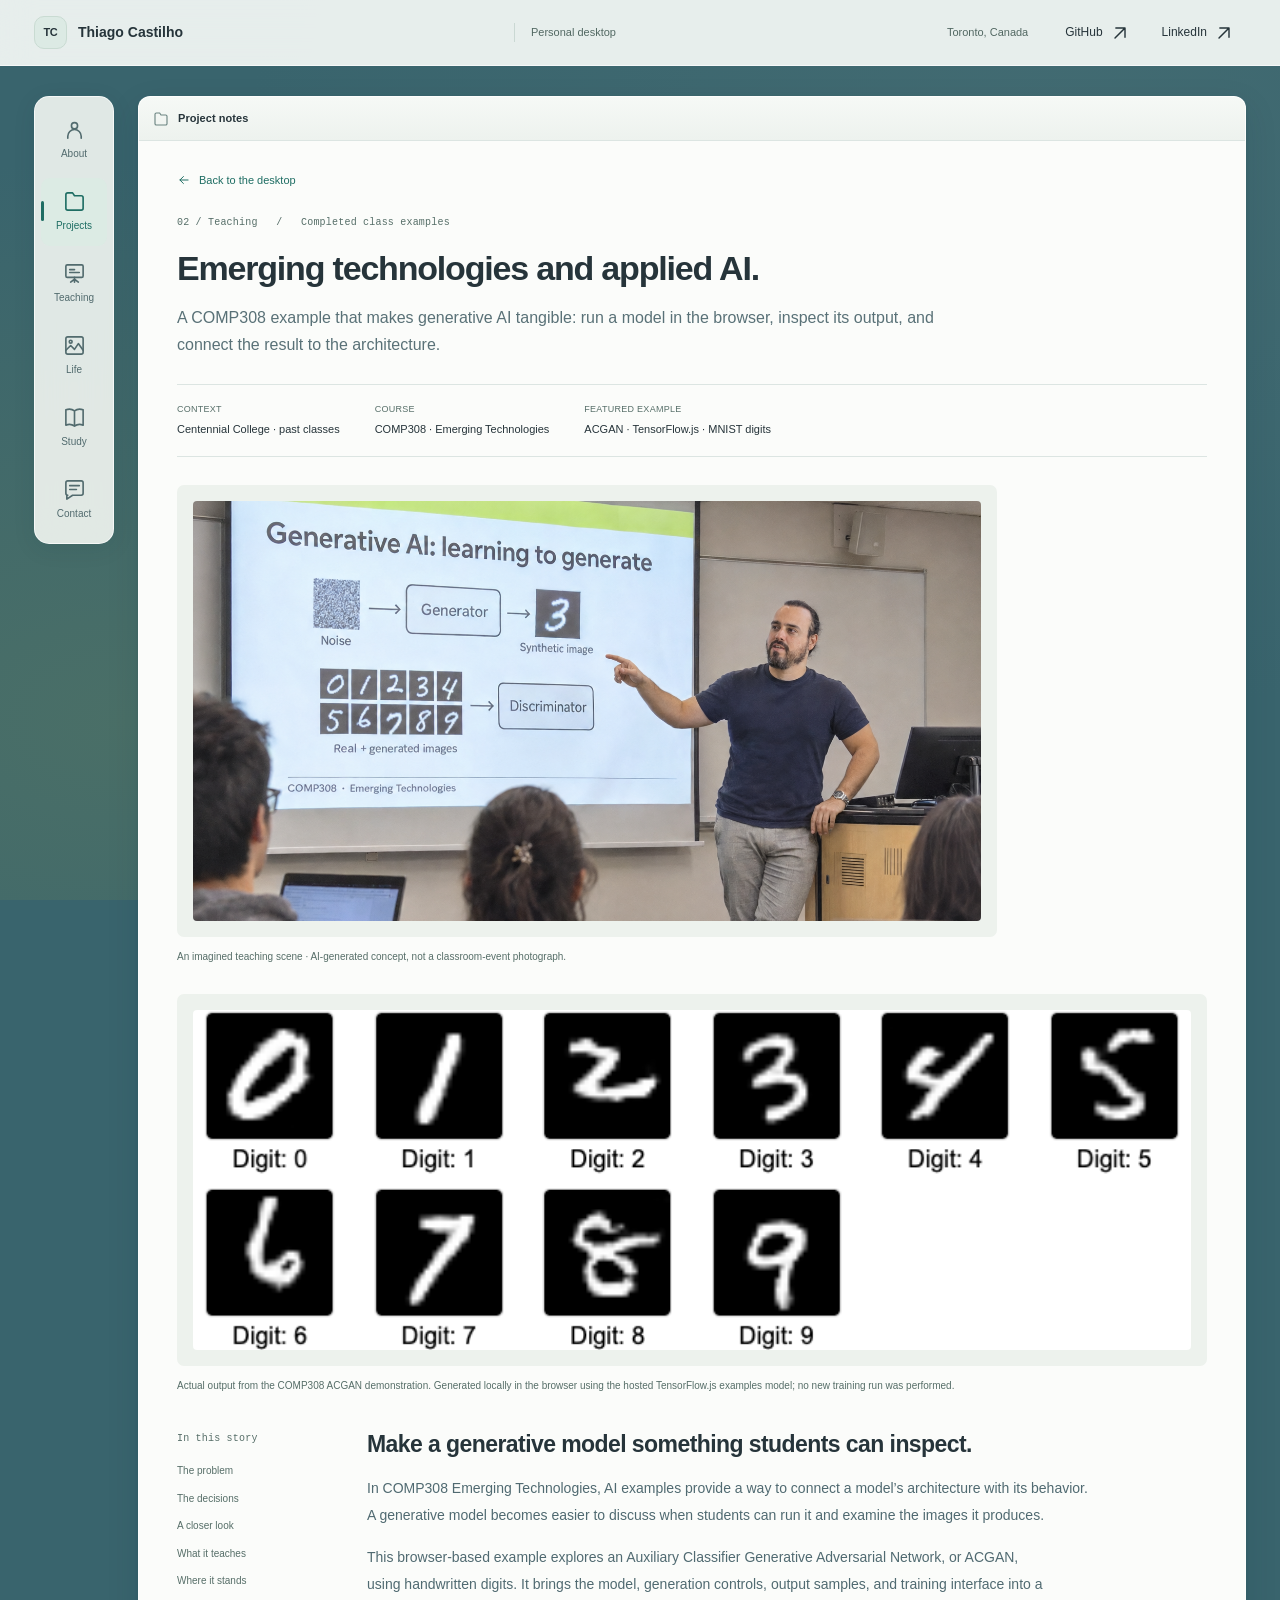
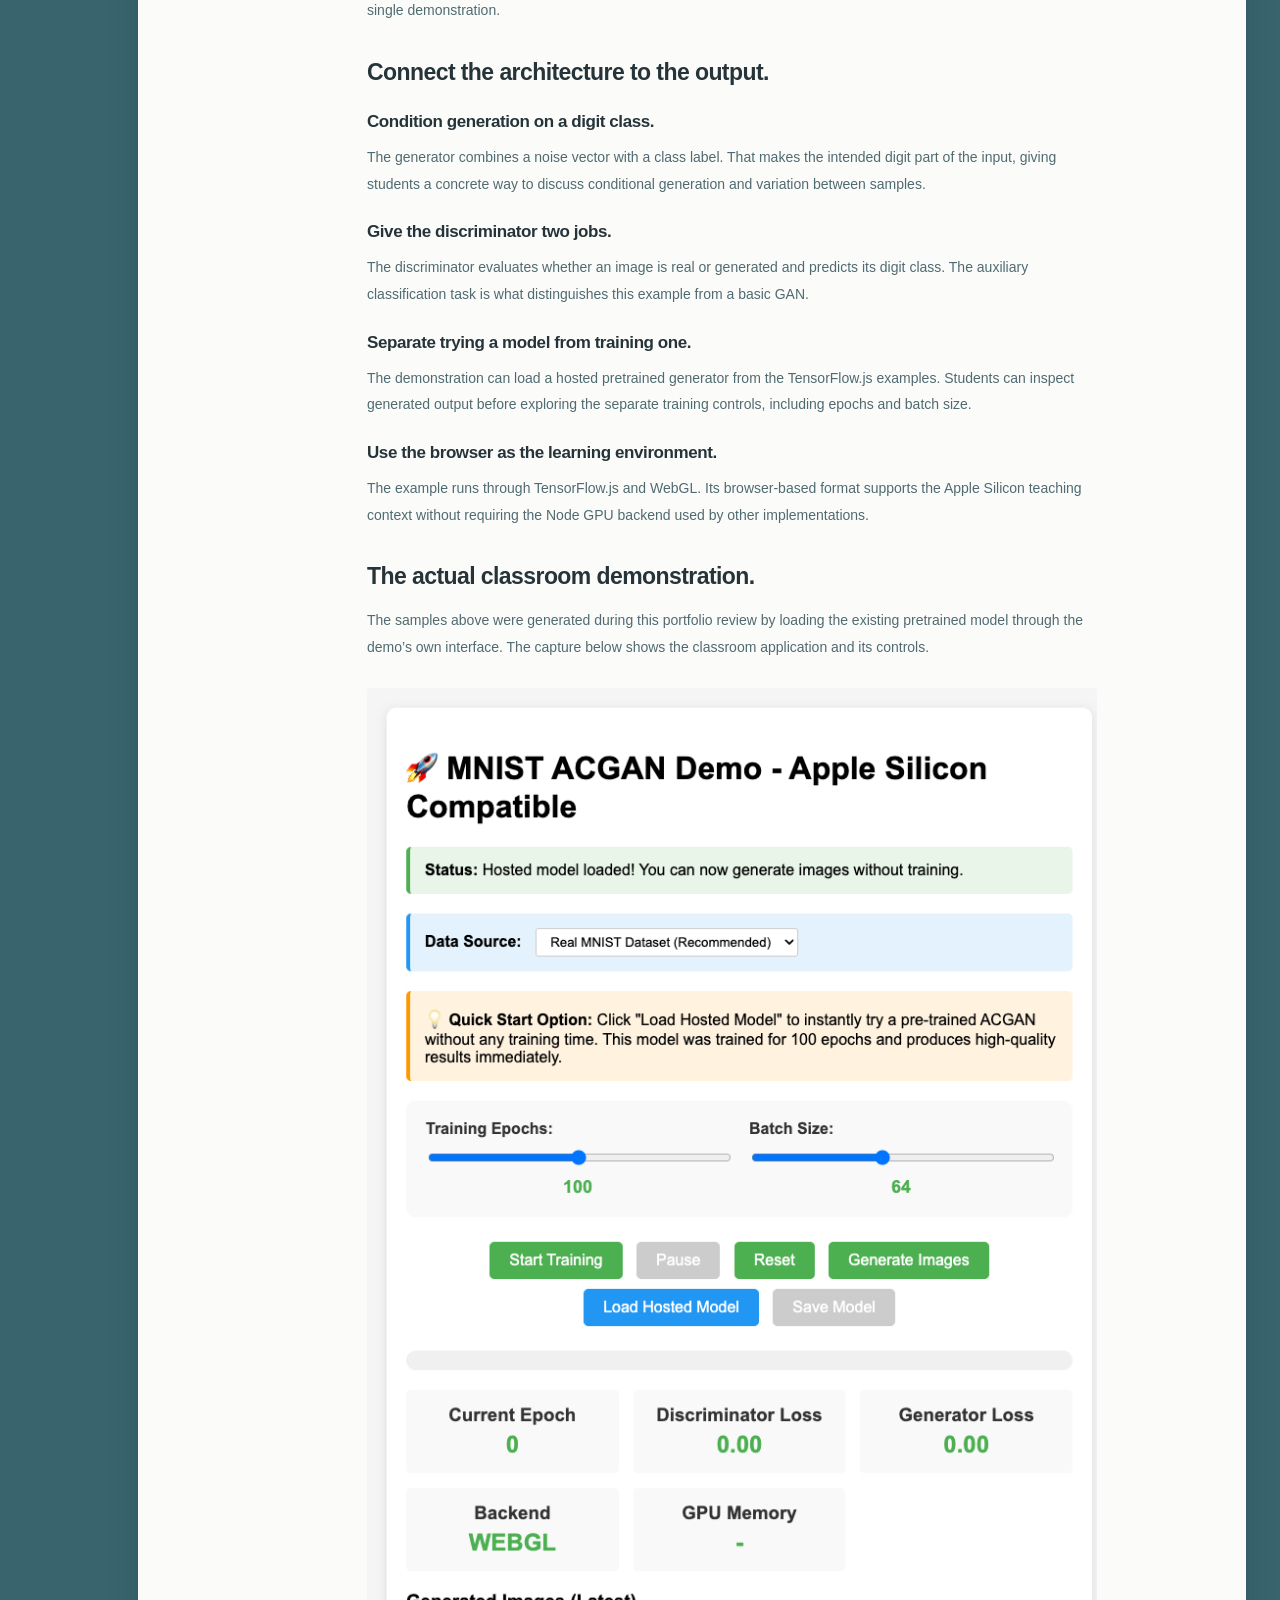
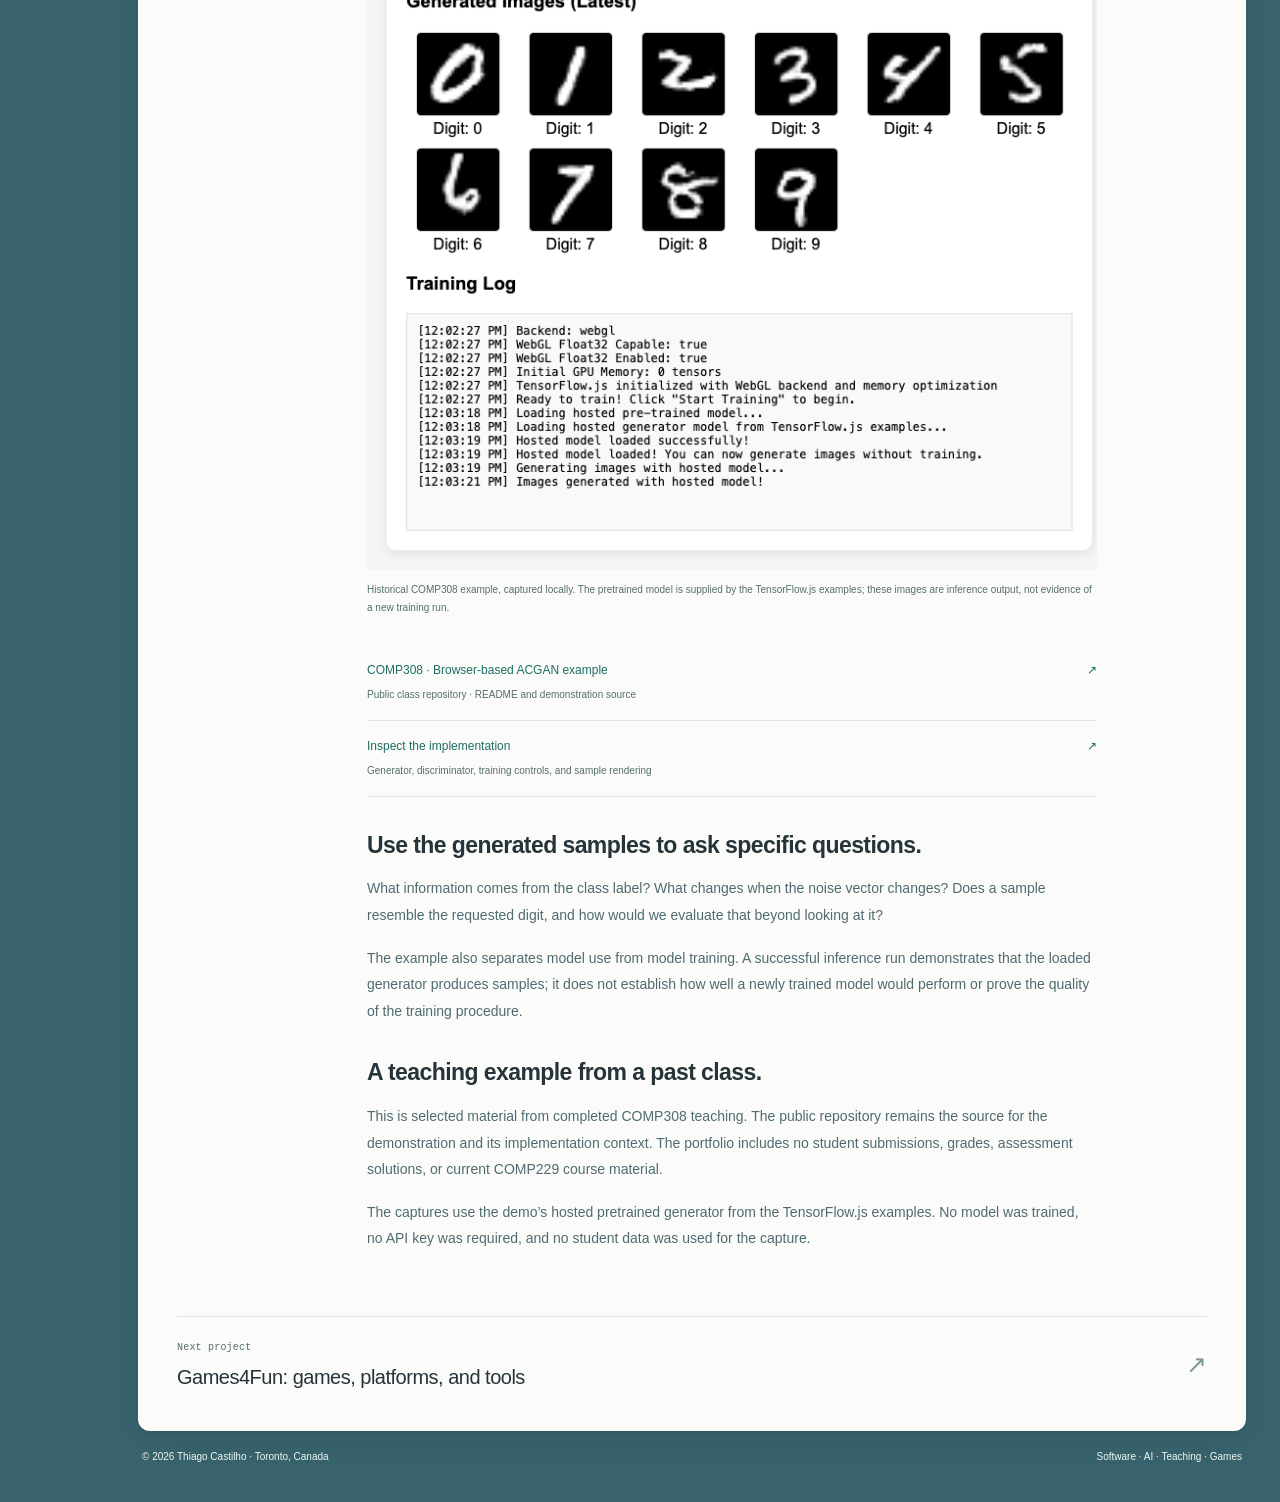
<file: site/projects/teaching/index.html>
<!doctype html>
<html lang="en"><head><meta charset="utf-8"><meta name="viewport" content="width=device-width,initial-scale=1"><meta name="description" content="Project notes by Thiago Castilho."><meta name="theme-color" content="#39646d"><title>Emerging technologies and applied AI. — Thiago Castilho</title><link rel="icon" type="image/svg+xml" href="../../assets/desktop-mark.svg"><link rel="stylesheet" href="../../assets/desktop.css"><script src="../../assets/desktop.js" defer></script></head><body><a class="skip-link" href="#main">Skip to content</a><header class="topbar"><a class="brand" href="../../index.html"><span class="brand-mark">TC</span><span class="brand-name">Thiago Castilho</span></a><span class="brand-note">Personal desktop</span><div class="top-actions"><span class="location">Toronto, Canada</span><button class="reset-button js-only" type="button" data-reset title="Restore all windows"><svg viewBox="0 0 24 24" aria-hidden="true"><path d="M3 10a9 9 0 1 1 2 8M3 4v6h6"/></svg><span class="reset-text">Reset windows</span></button><a class="top-link" aria-label="GitHub profile" href="https://github.com/tvcastilho"><span class="external-label">GitHub</span><svg viewBox="0 0 24 24" aria-hidden="true"><path d="M6 18 18 6H7m11 0v11"/></svg></a><a class="top-link" aria-label="LinkedIn profile" href="https://www.linkedin.com/in/thiagocastilho/"><span class="external-label">LinkedIn</span><svg viewBox="0 0 24 24" aria-hidden="true"><path d="M6 18 18 6H7m11 0v11"/></svg></a></div></header><div class="desktop-shell"><nav class="dock" aria-label="Explore the desktop"><a class="dock-link" href="../../index.html#about"><svg viewBox="0 0 24 24" aria-hidden="true"><circle cx="12" cy="8" r="3.2"/><path d="M5 21v-2a7 7 0 0 1 14 0v2"/></svg><span>About</span></a><a class="dock-link is-active" href="../../index.html#projects"><svg viewBox="0 0 24 24" aria-hidden="true"><path d="M3 7V5a2 2 0 0 1 2-2h5l2 3h7a2 2 0 0 1 2 2v11a2 2 0 0 1-2 2H5a2 2 0 0 1-2-2V7Z"/></svg><span>Projects</span></a><a class="dock-link" href="../../projects/teaching/index.html"><svg viewBox="0 0 24 24" aria-hidden="true"><rect x="3" y="3" width="18" height="13" rx="1.5"/><path d="M12 16v5m-4 0 4-3 4 3M7 8h5m-5 3h10"/></svg><span>Teaching</span></a><a class="dock-link" href="../../index.html#life"><svg viewBox="0 0 24 24" aria-hidden="true"><rect x="3" y="3" width="18" height="18" rx="2"/><circle cx="8" cy="8" r="1.5"/><path d="m3 17 5-5 4 4 4-6 5 7"/></svg><span>Life</span></a><a class="dock-link" href="../../index.html#study"><svg viewBox="0 0 24 24" aria-hidden="true"><path d="M12 5C8 2 3 4 3 4v16s5-2 9 1c4-3 9-1 9-1V4s-5-2-9 1Zm0 0v16"/></svg><span>Study</span></a><a class="dock-link" href="../../index.html#contact"><svg viewBox="0 0 24 24" aria-hidden="true"><path d="M5 3h14a2 2 0 0 1 2 2v11a2 2 0 0 1-2 2h-9l-6 4v-4H5a2 2 0 0 1-2-2V5a2 2 0 0 1 2-2Z"/><path d="M7 8h10M7 12h7"/></svg><span>Contact</span></a></nav><main class="article-workspace" id="main" tabindex="-1"><article class="window article-window"><header class="window-bar"><svg viewBox="0 0 24 24" aria-hidden="true"><path d="M3 7V5a2 2 0 0 1 2-2h5l2 3h7a2 2 0 0 1 2 2v11a2 2 0 0 1-2 2H5a2 2 0 0 1-2-2V7Z"/></svg><span class="window-title">Project notes</span></header><div class="article-body"><a class="back-link" href="../../index.html#projects"><svg viewBox="0 0 24 24" aria-hidden="true"><path d="M19 12H5m6-6-6 6 6 6"/></svg>Back to the desktop</a><header class="article-head"><p class="eyebrow">02 / Teaching &nbsp; / &nbsp; Completed class examples</p><h1>Emerging technologies and applied AI.</h1><p class="lead">A COMP308 example that makes generative AI tangible: run a model in the browser, inspect its output, and connect the result to the architecture.</p></header><dl class="project-facts"><div><dt>Context</dt><dd>Centennial College · past classes</dd></div><div><dt>Course</dt><dd>COMP308 · Emerging Technologies</dd></div><div><dt>Featured example</dt><dd>ACGAN · TensorFlow.js · MNIST digits</dd></div></dl><figure class="article-figure concept-figure"><div class="image-stage"><img src="../../assets/concepts/teaching-v2.png" width="1536" height="1024" alt="AI-generated concept: Teaching scene."></div><figcaption>An imagined teaching scene · AI-generated concept, not a classroom-event photograph.</figcaption></figure><figure class="article-figure"><div class="image-stage"><img src="../../assets/comp308-generated-digits.png" alt="Digit samples zero through nine generated by the COMP308 browser demo using the TensorFlow.js examples pretrained ACGAN model." width="665" height="227"></div><figcaption>Actual output from the COMP308 ACGAN demonstration. Generated locally in the browser using the hosted TensorFlow.js examples model; no new training run was performed.</figcaption></figure><div class="article-content"><aside class="article-aside"><p class="eyebrow">In this story</p><nav aria-label="On this page"><a href="#problem">The problem</a><a href="#decisions">The decisions</a><a href="#evidence">A closer look</a><a href="#learning">What it teaches</a><a href="#status">Where it stands</a></nav></aside><div class="prose">
<section id="problem"><h2>Make a generative model something students can inspect.</h2><p>In COMP308 Emerging Technologies, AI examples provide a way to connect a model’s architecture with its behavior. A generative model becomes easier to discuss when students can run it and examine the images it produces.</p><p>This browser-based example explores an Auxiliary Classifier Generative Adversarial Network, or ACGAN, using handwritten digits. It brings the model, generation controls, output samples, and training interface into a single demonstration.</p></section>
<section id="decisions"><h2>Connect the architecture to the output.</h2><h3>Condition generation on a digit class.</h3><p>The generator combines a noise vector with a class label. That makes the intended digit part of the input, giving students a concrete way to discuss conditional generation and variation between samples.</p><h3>Give the discriminator two jobs.</h3><p>The discriminator evaluates whether an image is real or generated and predicts its digit class. The auxiliary classification task is what distinguishes this example from a basic GAN.</p><h3>Separate trying a model from training one.</h3><p>The demonstration can load a hosted pretrained generator from the TensorFlow.js examples. Students can inspect generated output before exploring the separate training controls, including epochs and batch size.</p><h3>Use the browser as the learning environment.</h3><p>The example runs through TensorFlow.js and WebGL. Its browser-based format supports the Apple Silicon teaching context without requiring the Node GPU backend used by other implementations.</p></section>
<section id="evidence"><h2>The actual classroom demonstration.</h2><p>The samples above were generated during this portfolio review by loading the existing pretrained model through the demo’s own interface. The capture below shows the classroom application and its controls.</p><figure class="article-figure"><img src="../../assets/comp308-gan-demo.png" alt="The actual COMP308 ACGAN browser interface, showing model-loading status, training controls, the WebGL backend, and generated digit samples." width="745" height="1512" loading="lazy"><figcaption>Historical COMP308 example, captured locally. The pretrained model is supplied by the TensorFlow.js examples; these images are inference output, not evidence of a new training run.</figcaption></figure><div class="course-list"><a href="https://github.com/CENT-COL/COMP-308-GAN-APPLE-SILICON"><span>COMP308 · Browser-based ACGAN example<small>Public class repository · README and demonstration source</small></span><span aria-hidden="true">↗</span></a><a href="https://github.com/CENT-COL/COMP-308-GAN-APPLE-SILICON/blob/main/gan_demo.html"><span>Inspect the implementation<small>Generator, discriminator, training controls, and sample rendering</small></span><span aria-hidden="true">↗</span></a></div></section>
<section id="learning"><h2>Use the generated samples to ask specific questions.</h2><p>What information comes from the class label? What changes when the noise vector changes? Does a sample resemble the requested digit, and how would we evaluate that beyond looking at it?</p><p>The example also separates model use from model training. A successful inference run demonstrates that the loaded generator produces samples; it does not establish how well a newly trained model would perform or prove the quality of the training procedure.</p></section>
<section id="status"><h2>A teaching example from a past class.</h2><p>This is selected material from completed COMP308 teaching. The public repository remains the source for the demonstration and its implementation context. The portfolio includes no student submissions, grades, assessment solutions, or current COMP229 course material.</p><p>The captures use the demo’s hosted pretrained generator from the TensorFlow.js examples. No model was trained, no API key was required, and no student data was used for the capture.</p></section></div></div><a class="story-next" href="../games4fun/index.html"><div><p class="eyebrow">Next project</p><h2>Games4Fun: games, platforms, and tools</h2></div><span class="arrow" aria-hidden="true">↗</span></a></div></article><footer class="desktop-footer"><span>© 2026 Thiago Castilho · Toronto, Canada</span><span>Software · AI · Teaching · Games</span></footer></main></div></body></html>
</file>
<file: site/assets/desktop.css>
*{box-sizing:border-box}body,h1,h2,h3,p,figure,dl,dd{margin:0}button,input{font:inherit}img,svg{display:block;max-width:100%}[hidden]{display:none!important}
:root{color-scheme:light;--ink:#26343a;--muted:#526862;--surface:#fbfcfa;--chrome:#f0f4f2;--line:#dce5e2;--accent:#1e6d63;--accent-soft:#e6f1ec;--desk:#39646d;--shadow:0 12px 32px #0a2f3e20,0 2px 4px #0a2f3e12;--sans:Inter,-apple-system,BlinkMacSystemFont,"Segoe UI",Arial,sans-serif;--mono:ui-monospace,"SFMono-Regular",Consolas,monospace}
html{scroll-behavior:smooth;scroll-padding-top:95px}body{font:14px/1.65 var(--sans);color:var(--ink);min-height:100vh;background:radial-gradient(ellipse at 82% 15%,#426b72 0,transparent 54%),radial-gradient(ellipse at 10% 80%,#4a6f67 0,transparent 55%),var(--desk);background-attachment:fixed;-webkit-font-smoothing:antialiased}
a{color:inherit;text-underline-offset:4px}button{color:inherit}a:focus-visible,button:focus-visible,summary:focus-visible{outline:3px solid #ad4b21;outline-offset:4px;border-radius:4px}::selection{background:#c9e3d8;color:#163d36}h1,h2,h3{line-height:1.25;letter-spacing:-.025em}p{text-wrap:pretty}svg{width:20px;height:20px;flex-shrink:0;fill:none;stroke:currentColor;stroke-width:1.7;stroke-linecap:round;stroke-linejoin:round}
.skip-link{position:fixed;left:20px;top:-100px;padding:10px 15px;background:var(--surface);z-index:100}.skip-link:focus{top:12px}
.topbar{position:sticky;top:0;z-index:30;min-height:66px;display:flex;align-items:center;justify-content:space-between;gap:25px;padding:12px 34px;background:#f4f8f6ee;border-bottom:1px solid #ffffffa6;backdrop-filter:blur(16px)}
.brand{display:flex;align-items:center;gap:11px;text-decoration:none;white-space:nowrap}.brand-mark{display:grid;place-items:center;width:33px;height:33px;background:#dceae4;border:1px solid #c9dbd2;border-radius:10px;font-size:11px;font-weight:700;letter-spacing:-.04em}.brand-name{font-size:14px;font-weight:650}.brand-note{font-size:11px;color:var(--muted);padding-left:16px;border-left:1px solid #cad8d3}.top-actions{display:flex;align-items:center;gap:8px}.top-link,.reset-button{display:flex;align-items:center;gap:7px;padding:8px 11px;border:1px solid transparent;border-radius:7px;text-decoration:none;font-size:12px;background:transparent}.top-link:hover,.reset-button:hover{background:#e4ece8}.reset-button{cursor:pointer}.reset-button svg{width:15px;height:15px}.location{font-size:11px;color:var(--muted);margin-right:17px}.js-only{display:none}.js .js-only{display:flex}
.desktop-shell{display:grid;grid-template-columns:80px minmax(0,1fr);gap:24px;width:min(1290px,calc(100% - 68px));margin:30px auto 18px;align-items:start}.dock{position:sticky;top:94px;padding:9px 6px;display:grid;gap:4px;background:#f1f6f1e8;border:1px solid #ffffffb0;border-radius:15px;box-shadow:0 5px 22px #16383c19;backdrop-filter:blur(16px)}
.dock-link{display:flex;flex-direction:column;align-items:center;justify-content:center;gap:5px;min-height:68px;text-decoration:none;font-size:10px;color:#526b6e;border-radius:9px;position:relative}.dock-link svg{width:23px;height:23px}.dock-link:hover{background:#e0ebe6;color:#254e46}.dock-link.is-active{color:var(--accent);background:#dcebe4}.dock-link.is-active::before{content:"";position:absolute;left:0;top:23px;width:3px;height:20px;background:var(--accent);border-radius:3px}
.desktop-label{grid-column:1/-1;display:flex;justify-content:space-between;align-items:center;color:#e5f0ec;font-size:11px;letter-spacing:.01em;padding:0 2px 1px}.desktop-label span:last-child{color:#eef6f1;font-size:10px}.workspace{display:grid;grid-template-columns:minmax(0,1.45fr) minmax(0,1fr);gap:20px;align-items:start;min-width:0}.window{background:var(--surface);border:1px solid #ffffffbd;border-radius:12px;box-shadow:var(--shadow);min-width:0;overflow:hidden;scroll-margin-top:100px}.window.is-active{box-shadow:0 12px 35px #092e3b30,0 0 0 2px #a6d3bf70}.window-bar{display:flex;align-items:center;gap:9px;min-height:44px;padding:9px 14px;background:linear-gradient(#f6f9f6,#edf2ee);border-bottom:1px solid var(--line)}.window-bar>svg{width:16px;height:16px;color:#6c8582}.window-title{font-size:11px;font-weight:550;letter-spacing:.005em}.window-controls{display:none;margin-left:auto;align-items:center;gap:3px}.js .window-controls{display:flex}.window-control{display:grid;place-items:center;width:27px;height:25px;background:transparent;border:0;border-radius:5px;cursor:pointer;color:#6d7c7a}.window-control:hover{background:#dfe8e1;color:#243d34}.window-control[data-action=close]:hover{background:#f5e0da;color:#94412d}.window-control svg{width:13px;height:13px}.window-body{padding:25px}.about-window{grid-column:1;grid-row:2}.context-window{grid-column:2;grid-row:2 / span 2}.projects-window{grid-column:1;grid-row:3}.study-window{grid-column:1;grid-row:4}.life-window{grid-column:2;grid-row:4 / span 2}.contact-window{grid-column:1;grid-row:5}.hello{font-size:31px;font-weight:600;margin-bottom:20px}.about-copy{font-size:14px;line-height:1.8;margin-bottom:16px;color:#4c6268;max-width:510px}.about-copy strong{color:#2e474a;font-weight:550}.study-strip{display:flex;gap:10px;align-items:start;background:#eaf2ec;border:1px solid #dbe7dd;border-radius:7px;padding:12px 13px;margin-top:21px}.study-strip svg{width:17px;height:17px;margin-top:3px;color:#48705d}.study-strip p{font-size:11px;line-height:1.7;color:#4f6c61}.study-strip strong{display:block;font-weight:600;color:#345245}.about-actions{display:flex;gap:12px;flex-wrap:wrap;margin-top:20px}.small-link{font-size:11px;text-decoration:none;color:var(--accent);display:inline-flex;align-items:center;gap:6px}.small-link svg{width:13px;height:13px}.small-link:hover{text-decoration:underline}.about-context{margin-top:20px;border-top:1px solid var(--line);padding-top:12px;font-size:11px;color:var(--muted)}.about-context summary{cursor:pointer}.about-context p{margin-top:10px;line-height:1.7}
.window-section-title{font-size:16px;font-weight:600;margin-bottom:16px}.tabs{display:flex;gap:3px;padding:4px;background:#eaf0ec;border-radius:8px;margin-bottom:17px}.tab-button{flex:1;min-height:33px;border:0;background:transparent;border-radius:5px;font-size:10px;color:#52686b;cursor:pointer;padding:7px 8px;white-space:nowrap}.tab-button[aria-selected=true],.tab-button[aria-pressed=true]{color:#284b3f;background:#fff;box-shadow:0 1px 4px #153e3015}.concept-image{width:100%;height:auto;aspect-ratio:3/2;object-fit:cover;background:#e1e9e4;border-radius:6px}.concept-caption{font-size:10px;line-height:1.6;color:var(--muted);margin-top:10px}.concept-caption strong{display:block;color:#3f595b;font-size:11px;font-weight:550;margin-bottom:3px}.concept-note{padding-top:13px;margin-top:15px;border-top:1px solid var(--line);font-size:10px;line-height:1.7;color:#566e68}.context-window .window-body{padding:20px}
.project-entry{display:grid;grid-template-columns:35px minmax(0,1fr) 18px;align-items:center;gap:11px;padding:14px 0;text-decoration:none;border-bottom:1px solid var(--line)}.project-entry:last-child{border-bottom:0;padding-bottom:0}.project-entry:first-of-type{padding-top:0}.project-entry:hover .project-name{color:var(--accent)}.project-icon{display:grid;place-items:center;width:33px;height:35px;border:1px solid #dce6df;border-radius:8px;background:#edf3ee;color:#617a70}.project-icon svg{width:17px;height:17px}.project-name{font-size:12px;font-weight:600}.project-description{font-size:10px;color:var(--muted);line-height:1.7;margin-top:3px}.project-meta{font:9px/1.6 var(--mono);color:#64776d;margin-top:5px}.project-entry>svg{width:14px;height:14px;color:#8a9e9a}
.study-degree{font-size:15px;line-height:1.4;font-weight:550;margin-bottom:12px;max-width:450px}.study-description{font-size:12px;color:#60767c;margin-bottom:13px;line-height:1.75}.label{font:9px/1.7 var(--mono);letter-spacing:.04em;text-transform:uppercase;color:#566e68}.status{font-size:10px;padding:3px 8px;border-radius:4px;color:#457057;background:#edf4e9;display:inline-block;margin-left:8px}.technology-list{display:grid;grid-template-columns:72px minmax(0,1fr);gap:8px 15px;border-top:1px solid var(--line);padding-top:15px;margin-top:18px}.technology-list dt{font-size:10px;color:#566e68}.technology-list dd{font-size:10px;color:#4c676a;line-height:1.7}.life-image{width:100%;height:auto;aspect-ratio:5/4;object-fit:cover;object-position:50% 71%;border-radius:6px;background:#dce5df}.life-caption{margin-top:11px;font-size:11px;color:#526c6d}.life-caption small{display:block;margin-top:5px;font-size:10px;color:#566e68}.life-full{display:inline-block;font-size:10px;margin-top:12px;color:var(--accent)}.contact-copy{font-size:12px;line-height:1.8;color:#60767b;margin-bottom:15px}.contact-actions{display:flex;gap:10px;flex-wrap:wrap}.contact-button{display:flex;align-items:center;justify-content:center;gap:8px;min-height:36px;padding:8px 13px;border:1px solid #ccdcd2;border-radius:6px;font-size:11px;text-decoration:none;background:#edf5ee;color:#3c6453}.contact-button:hover{background:#dfeee3}.contact-button svg{width:14px;height:14px}.desktop-footer{padding:18px 4px;color:#eef6f1;font-size:10px;grid-column:1/-1;display:flex;justify-content:space-between;gap:20px}.desktop-footer a{color:inherit}.notice{font-size:11px;line-height:1.8;color:#5f7478}.muted{color:var(--muted)}
.window-zoom{border:0;padding:0;background:transparent;width:min(1000px,calc(100% - 64px));max-height:calc(100dvh - 80px);overflow:visible;border-radius:12px;box-shadow:0 20px 100px #071d3290}.window-zoom::backdrop{background:#102c4080;backdrop-filter:blur(7px)}.window-zoom .window{margin:0;max-height:calc(100dvh - 80px);overflow-y:auto}.window-zoom .window-bar{position:sticky;top:0;z-index:5}.window-zoom .concept-image{max-height:65vh;object-fit:contain;background:#e8efea}.window-zoom .life-image{max-height:65vh;object-fit:contain;background:#e8efea}.window-zoom .window-body{padding:30px}
.article-workspace{display:block}.article-window{max-width:1110px}.article-body{padding:30px 38px 40px}.back-link{display:inline-flex;align-items:center;gap:8px;color:var(--accent);font-size:11px;text-decoration:none;margin-bottom:25px}.back-link svg{width:14px;height:14px}.article-head{max-width:820px;margin-bottom:24px}.eyebrow{font:10px/1.8 var(--mono);color:#566e68;letter-spacing:.02em}.article-head h1{font-size:34px;line-height:1.18;letter-spacing:-.035em;font-weight:600;margin:16px 0}.lead{font-size:16px;line-height:1.7;color:#597177;max-width:760px}.project-facts{display:flex;flex-wrap:wrap;gap:17px 35px;padding:17px 0;border-block:1px solid var(--line);margin:25px 0}.project-facts dt{font-size:9px;color:#566e68;text-transform:uppercase;letter-spacing:.03em}.project-facts dd{font-size:11px;margin-top:4px}.article-figure{margin:28px 0}.article-figure .image-stage{background:#edf2ed;padding:16px;border-radius:7px}.article-figure img{width:100%;height:auto;border-radius:4px}.article-figure.concept-figure{max-width:820px}.article-figure.concept-figure img{max-height:420px;object-fit:cover;aspect-ratio:3/2}.article-figure figcaption{font-size:10px;line-height:1.8;color:#566e68;margin-top:11px}.article-content{display:grid;grid-template-columns:150px minmax(0,730px);gap:40px;margin-top:35px}.article-aside{font-size:10px;color:#566e68}.article-aside nav{display:grid;gap:11px;margin-top:15px}.article-aside a{text-decoration:none}.article-aside a:hover{color:var(--accent);text-decoration:underline}.prose section{margin-bottom:34px}.prose h2{font-size:23px;font-weight:600;margin-bottom:16px}.prose h3{font-size:17px;font-weight:600;margin:24px 0 12px}.prose p,.prose li{font-size:14px;line-height:1.9;color:#506a71}.prose p+p{margin-top:16px}.prose a{color:var(--accent)}.prose li{margin-block:12px}.prose ul,.prose ol{padding-left:23px}.prose code{font:.85em var(--mono)}.source-note{background:#edf3ed;border-left:3px solid #91b59f;padding:17px 20px;margin:24px 0;border-radius:0 5px 5px 0}.source-note p{font-size:11px}.prose details{border-block:1px solid var(--line);padding:15px 0}.prose summary{font-size:12px;cursor:pointer}.prose pre{overflow:auto;background:#e9f0eb;padding:18px;font:11px/1.9 var(--mono);margin-top:17px}.course-list{display:grid;margin:20px 0}.course-list a{display:flex;justify-content:space-between;gap:20px;border-bottom:1px solid var(--line);padding:16px 0;text-decoration:none;font-size:12px}.course-list small{display:block;font-size:10px;line-height:1.8;color:#566e68;margin-top:5px}.story-next{display:flex;justify-content:space-between;align-items:center;gap:25px;border-top:1px solid var(--line);padding-top:22px;margin-top:30px;text-decoration:none}.story-next h2{font-size:20px;font-weight:500;margin-top:8px}.story-next .arrow{font-size:25px;color:#7e9b8f}
@media(min-width:1500px){.desktop-shell{margin-top:40px}}
@media(max-width:1100px){.topbar{padding-inline:24px}.brand-note{display:none}.desktop-shell{width:calc(100% - 44px);grid-template-columns:70px minmax(0,1fr);gap:18px}.workspace{grid-template-columns:minmax(0,1.3fr) minmax(0,1fr);gap:16px}.window-body{padding:21px}.about-copy{font-size:13px}.context-window .window-body{padding:17px}.hello{font-size:28px}.article-body{padding:28px}.article-content{gap:28px;grid-template-columns:135px minmax(0,1fr)}.location{display:none}}
@media(max-width:850px){.desktop-shell{grid-template-columns:minmax(0,1fr);gap:15px;margin-top:20px}.dock{position:sticky;top:77px;z-index:20;display:flex;justify-content:space-between;gap:4px;padding:5px 7px;border-radius:11px}.dock-link{flex:1;min-height:52px;gap:3px;font-size:9px}.dock-link svg{width:19px;height:19px}.dock-link.is-active::before{display:none}.workspace{grid-template-columns:minmax(0,1.3fr) minmax(0,1fr)}.desktop-label{font-size:10px}.desktop-label span:last-child{font-size:9px}.hello{font-size:27px}.window-controls{gap:0}.window-control{width:24px}.window-bar{padding-inline:11px;gap:7px}.window-title{font-size:10px}.context-window .window-body{padding:14px}.tab-button{font-size:9px;padding-inline:5px}.window-body{padding:20px}.concept-note{font-size:9px}.article-head h1{font-size:30px}}
@media(max-width:650px){html{scroll-padding-top:150px}.topbar{padding:10px 16px;gap:15px;min-height:62px}.brand-name{font-size:13px}.brand-mark{width:31px;height:31px}.top-link{font-size:11px;padding:7px 6px}.top-link svg{width:16px;height:16px}.reset-button{padding:7px 6px}.reset-button .reset-text{display:none}.desktop-shell{width:calc(100% - 24px);margin-top:15px}.dock{top:73px}.workspace{display:flex;flex-direction:column;gap:16px}.desktop-label{width:100%;padding:0 3px;gap:20px;line-height:1.7}.desktop-label span:last-child{text-align:right}.window{width:100%;border-radius:10px;scroll-margin-top:150px}.about-window{order:1}.context-window{order:2}.projects-window{order:3}.life-window{order:4}.study-window{order:5}.contact-window{order:6}.desktop-footer{order:7;width:100%;flex-wrap:wrap;font-size:9px;gap:12px}.window-bar{min-height:43px;padding:9px 13px}.window-title{font-size:11px}.window-control{width:28px;height:27px}.window-body,.context-window .window-body{padding:22px}.hello{font-size:29px;margin-bottom:18px}.about-copy{font-size:14px}.tab-button{font-size:11px;min-height:35px}.concept-caption{font-size:10px}.concept-note{font-size:10px}.project-name{font-size:13px}.project-description{font-size:11px}.project-meta{font-size:9px}.study-description{font-size:12px}.life-caption{font-size:12px}.contact-copy{font-size:13px}.contact-button{font-size:12px;min-height:40px}.window-zoom{width:calc(100% - 24px);max-height:calc(100dvh - 40px)}.window-zoom .window{max-height:calc(100dvh - 40px)}.window-zoom .window-body{padding:22px}.article-body{padding:24px 21px}.article-head h1{font-size:29px}.lead{font-size:15px}.article-content{grid-template-columns:minmax(0,1fr);gap:25px}.article-aside{border-bottom:1px solid var(--line);padding-bottom:18px}.article-aside nav{display:flex;flex-wrap:wrap;gap:10px 20px;margin-top:10px}.prose p,.prose li{font-size:14px}.prose h2{font-size:22px}.article-figure .image-stage{padding:8px}.article-figure figcaption{font-size:10px}}
@media(max-width:380px){.topbar{gap:8px;padding-inline:13px}.brand{gap:8px}.top-actions{gap:3px}.top-link{padding-inline:4px}.top-link .external-label{display:none}.dock-link{font-size:8px}.window-body,.context-window .window-body{padding:19px}.technology-list{grid-template-columns:61px minmax(0,1fr);gap:8px 10px}.article-head h1{font-size:26px}}
@media(prefers-reduced-motion:reduce){html{scroll-behavior:auto}*,*::before,*::after{animation:none!important;transition:none!important}}
@media print{body{background:white}.topbar{position:static;background:white}.top-actions,.dock,.window-controls,.desktop-label,.desktop-footer{display:none!important}.desktop-shell,.workspace{display:block;width:100%;margin:0}.window{box-shadow:none;border:1px solid #ddd;margin-bottom:20px;break-inside:avoid}.window[hidden]{display:block!important}.article-content{display:block}.article-aside{display:none}.window-body[hidden]{display:block!important}}

.window-column{display:flex;flex-direction:column;gap:20px;min-width:0}.window-title{min-width:0;overflow:hidden;text-overflow:ellipsis;white-space:nowrap}.tabs{display:none}.js .tabs{display:flex}@media(max-width:1100px){.window-column{gap:16px}}@media(max-width:650px){.window-column{display:contents}}@media(pointer:coarse){.window-control{width:36px;height:36px}.window-bar{min-height:54px}}

.education-history { margin-top: 1.6rem; }
.education-history h3 { font-size: .95rem; margin-bottom: .9rem; }
.education-history ul { list-style: none; margin: 0; padding: 0; }
.education-history li { margin: 0 0 1rem; font-size: .88rem; line-height: 1.5; }
.education-history strong, .education-history span { display: block; }
.education-history span { color: var(--muted, #526862); margin-top: .2rem; }
</file>
